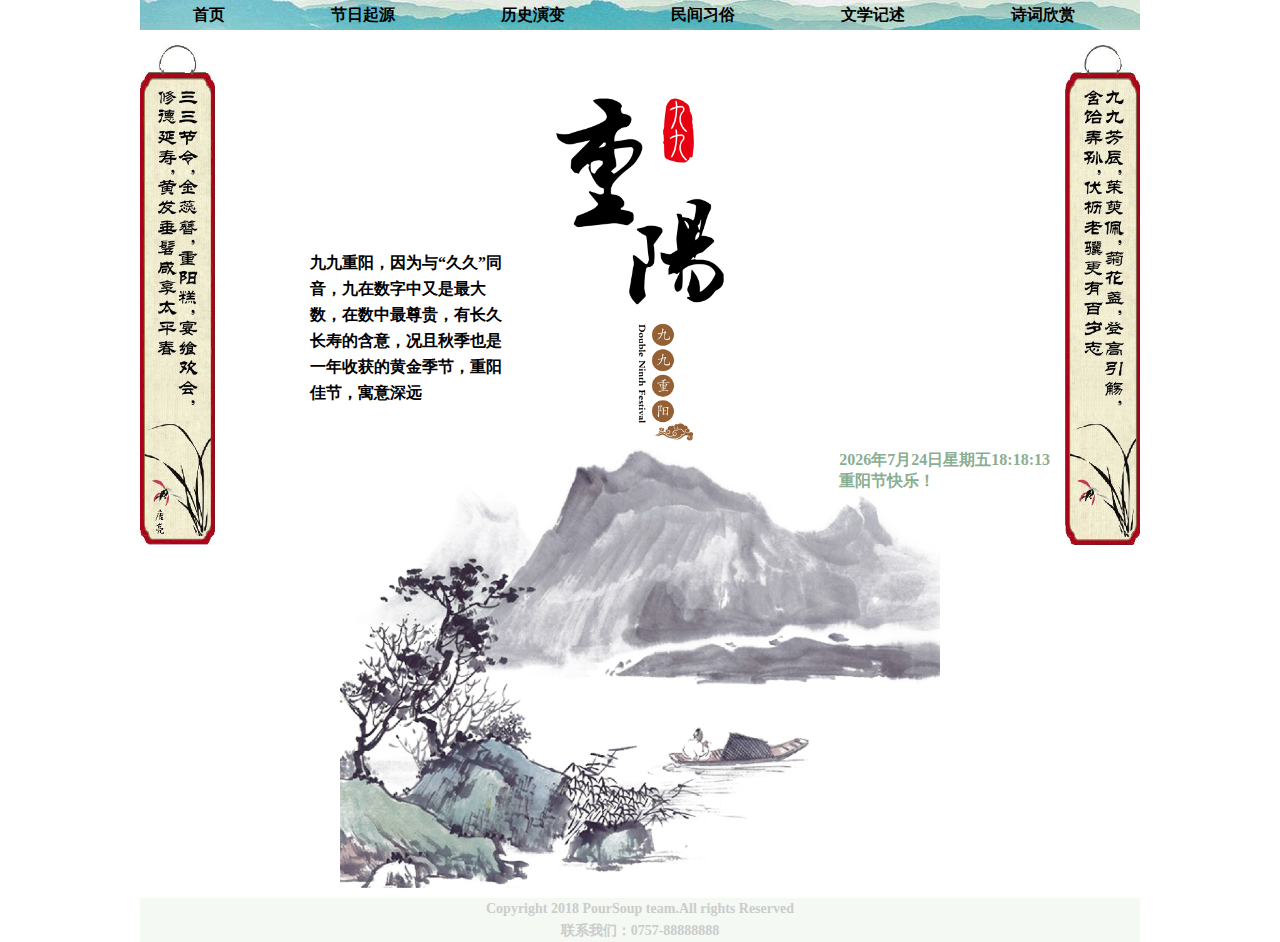
<file: index.html>
<!DOCTYPE html>
<html lang="zh">

<head>
    <meta charset="UTF-8">
    <title>重阳节</title>
    <link rel="stylesheet" href="css/base.css">
    <link rel="stylesheet" href="css/index.css">
    <script src="js/time.js"></script>
</head>

<body>
    <div class="position">
        <div class="header clearfix">
            <ul>
                <li><a href="index.html">首页</a></li>
                <li><a href="origin.html">节日起源</a></li>
                <li><a href="history.html">历史演变</a></li>
                <li><a href="rite.html">民间习俗</a></li>
                <li><a href="literature.html">文学记述</a></li>
                <li><a href="poem.html">诗词欣赏</a></li>
            </ul>
        </div>
        <div class="couplet-left"><img src="img/poem4.png" alt="对联" height="500px"></div>
        <div class="couplet-right"><img src="img/poem5.png" alt="对联" height="500px"></div>
        <div class="time">
            <div id="time"></div>
            <div id="day"></div>
            <div id="tm"></div>
        </div>
        <div class="presentation">
            九九重阳，因为与“久久”同音，九在数字中又是最大数，在数中最尊贵，有长久长寿的含意，况且秋季也是一年收获的黄金季节，重阳佳节，寓意深远
        </div>
        <div class="main">
            <img src="img/main.png" alt="重阳节" width="600px">
        </div>
    </div>
    <div class="footer">
        <span>Copyright 2018 PourSoup team.All rights Reserved</span><br>
        <span>联系我们：0757-88888888</span>
    </div>
</body>

</html>
</file>
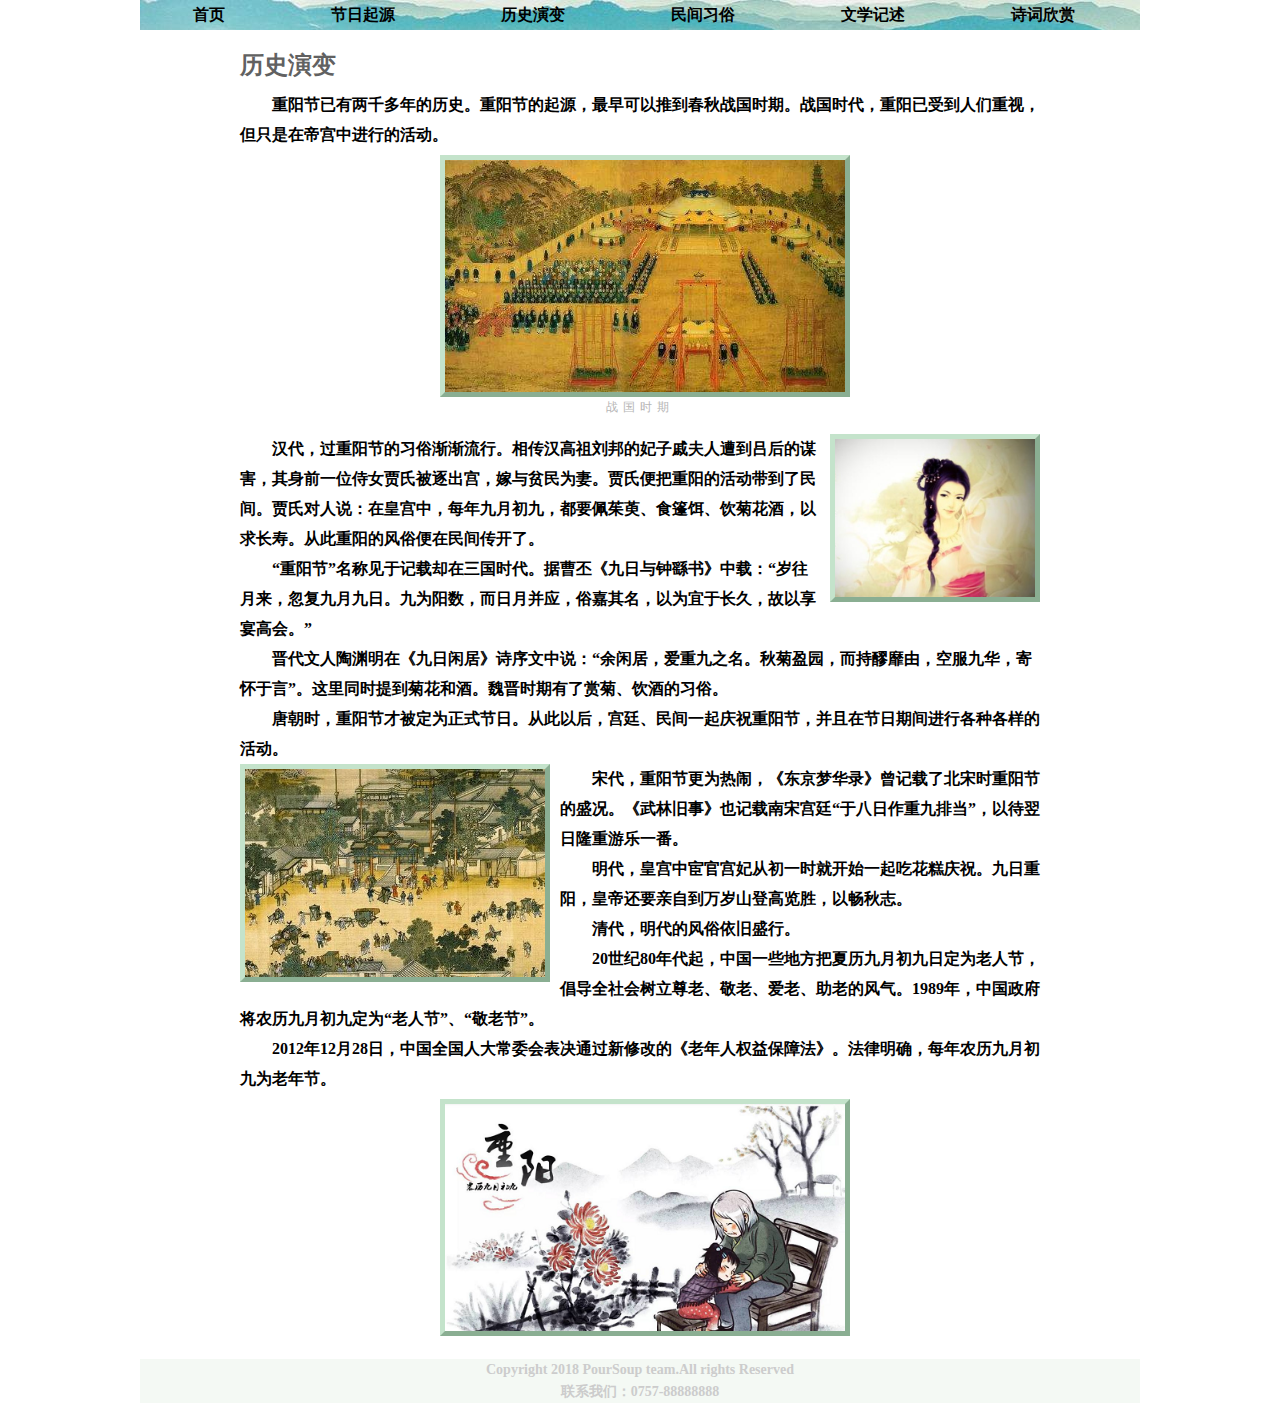
<file: history.html>
<!DOCTYPE html>
<html lang="zh">
<head>
    <meta charset="UTF-8">
    <title>历史演变</title>
    <link rel="stylesheet" href="css/base.css">
</head>
<body>
    <div class="header clearfix">
        <ul>
            <li><a href="index.html">首页</a></li>
            <li><a href="origin.html">节日起源</a></li>
            <li><a href="history.html">历史演变</a></li>
            <li><a href="rite.html">民间习俗</a></li>
            <li><a href="literature.html">文学记述</a></li>
            <li><a href="poem.html">诗词欣赏</a></li>
        </ul>
    </div>
    <div class="main clearfix">
        <h2>历史演变</h2>
        <p>重阳节已有两千多年的历史。重阳节的起源，最早可以推到春秋战国时期。战国时代，重阳已受到人们重视，但只是在帝宫中进行的活动。</p>
        <div class="center">
            <img src="img/war.jpg" alt="战国时期" width="400px">
            <span>战国时期</span>
        </div>
        <img src="img/miss.jpg" alt="戚夫人" width="200px" class="fr">
        <p>汉代，过重阳节的习俗渐渐流行。相传汉高祖刘邦的妃子戚夫人遭到吕后的谋害，其身前一位侍女贾氏被逐出宫，嫁与贫民为妻。贾氏便把重阳的活动带到了民间。贾氏对人说：在皇宫中，每年九月初九，都要佩茱萸、食篷饵、饮菊花酒，以求长寿。从此重阳的风俗便在民间传开了。</p>
        <p>“重阳节”名称见于记载却在三国时代。据曹丕《九日与钟繇书》中载：<q>岁往月来，忽复九月九日。九为阳数，而日月并应，俗嘉其名，以为宜于长久，故以享宴高会。</q></p>
        <p>晋代文人陶渊明在《九日闲居》诗序文中说：<q>余闲居，爱重九之名。秋菊盈园，而持醪靡由，空服九华，寄怀于言</q>。这里同时提到菊花和酒。魏晋时期有了赏菊、饮酒的习俗。</p>
        <p>唐朝时，重阳节才被定为正式节日。从此以后，宫廷、民间一起庆祝重阳节，并且在节日期间进行各种各样的活动。</p>
        <img src="img/dream.jpg" alt="东京梦华录" class="fl" width="300px">
        <p>宋代，重阳节更为热闹，《东京梦华录》曾记载了北宋时重阳节的盛况。《武林旧事》也记载南宋宫廷“于八日作重九排当”，以待翌日隆重游乐一番。</p>
        <p>明代，皇宫中宦官宫妃从初一时就开始一起吃花糕庆祝。九日重阳，皇帝还要亲自到万岁山登高览胜，以畅秋志。</p>
        <p>清代，明代的风俗依旧盛行。</p>
        <p>20世纪80年代起，中国一些地方把夏历九月初九日定为老人节，倡导全社会树立尊老、敬老、爱老、助老的风气。1989年，中国政府将农历九月初九定为“老人节”、“敬老节”。</p>
        <p>2012年12月28日，中国全国人大常委会表决通过新修改的《老年人权益保障法》。法律明确，每年农历九月初九为老年节。</p>
        <div class="center"><img src="img/filial.png" alt="孝顺" width="400px"></div>
    </div>
    <div class="footer">
        <span>Copyright 2018 PourSoup team.All rights Reserved</span><br>
        <span>联系我们：0757-88888888</span>
    </div>
</body>
</html>
</file>
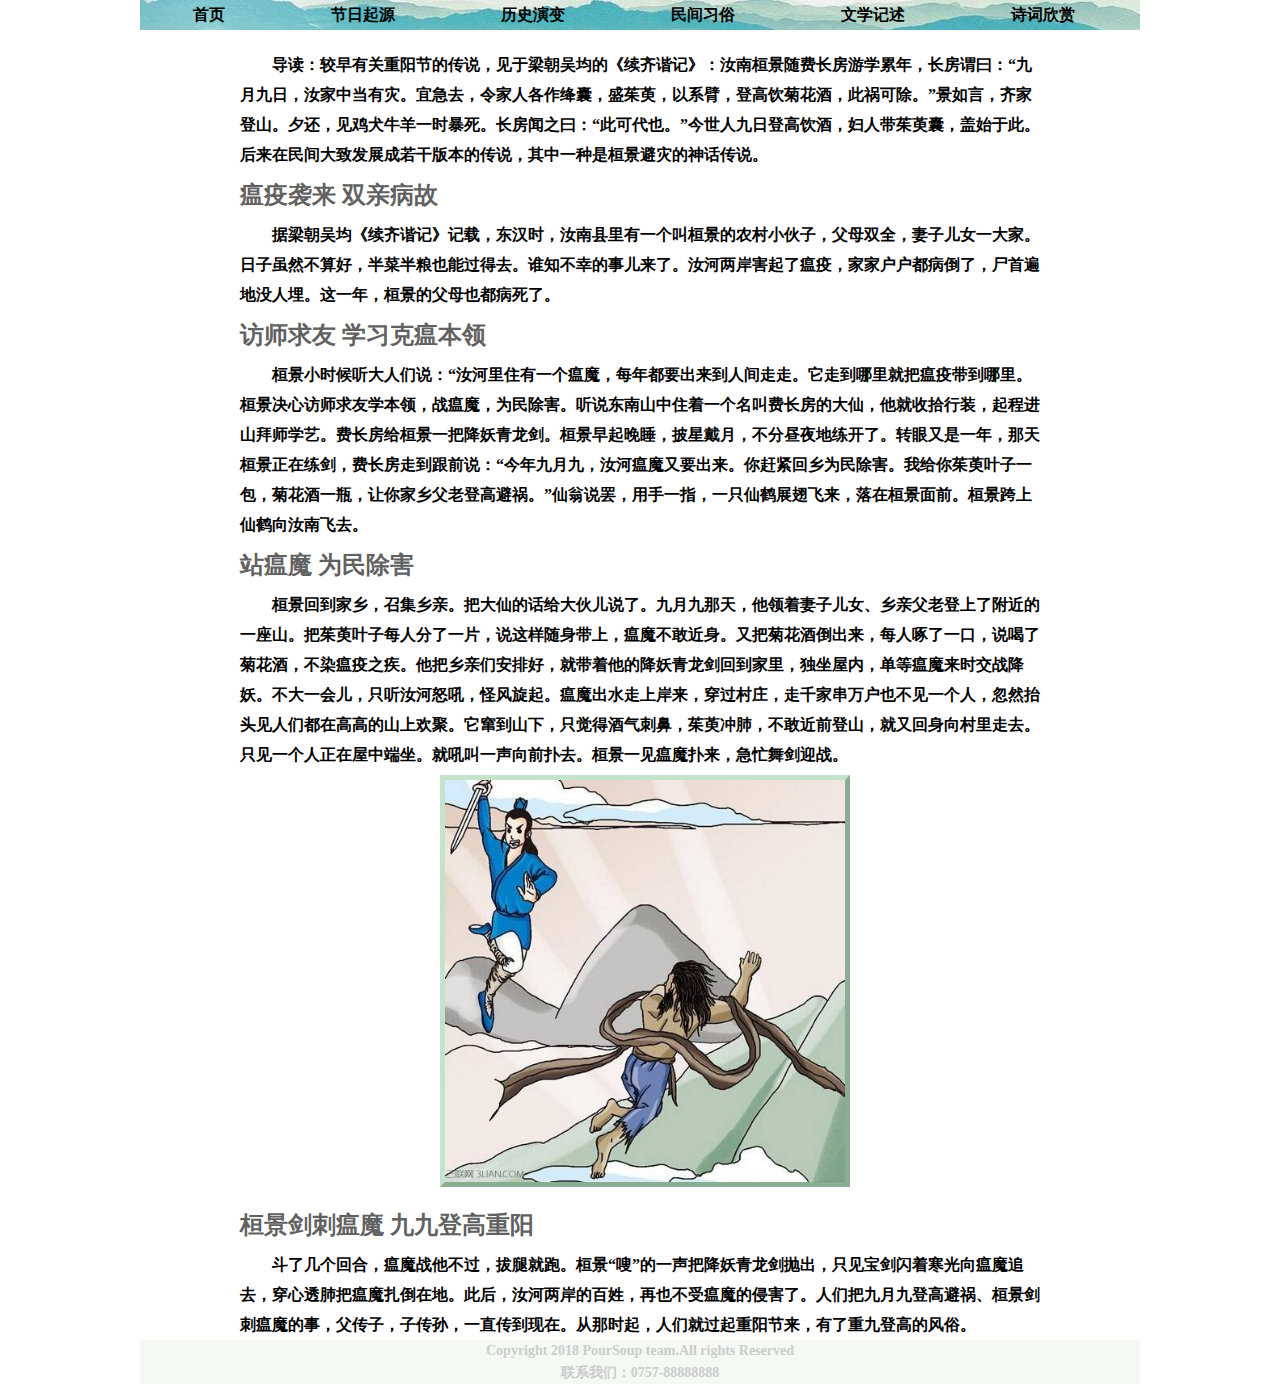
<file: literature.html>
<!DOCTYPE html>
<html lang="en">

<head>
    <meta charset="UTF-8">
    <title>文学记述</title>
    <link rel="stylesheet" href="css/base.css">
</head>

<body>
    <div class="header clearfix">
        <ul>
            <li><a href="index.html">首页</a></li>
            <li><a href="origin.html">节日起源</a></li>
            <li><a href="history.html">历史演变</a></li>
            <li><a href="rite.html">民间习俗</a></li>
            <li><a href="literature.html">文学记述</a></li>
            <li><a href="poem.html">诗词欣赏</a></li>
        </ul>
    </div>
    <div class="main">
        <p>导读：较早有关重阳节的传说，见于梁朝吴均的《续齐谐记》：汝南桓景随费长房游学累年，长房谓曰：“九月九日，汝家中当有灾。宜急去，令家人各作绛囊，盛茱萸，以系臂，登高饮菊花酒，此祸可除。”景如言，齐家登山。夕还，见鸡犬牛羊一时暴死。长房闻之曰：“此可代也。”今世人九日登高饮酒，妇人带茱萸囊，盖始于此。后来在民间大致发展成若干版本的传说，其中一种是桓景避灾的神话传说。</p>
        <h2>瘟疫袭来 双亲病故</h2>
        <p>据梁朝吴均《续齐谐记》记载，东汉时，汝南县里有一个叫桓景的农村小伙子，父母双全，妻子儿女一大家。日子虽然不算好，半菜半粮也能过得去。谁知不幸的事儿来了。汝河两岸害起了瘟疫，家家户户都病倒了，尸首遍地没人埋。这一年，桓景的父母也都病死了。</p>
        <h2>访师求友 学习克瘟本领</h2>
        <p>桓景小时候听大人们说：“汝河里住有一个瘟魔，每年都要出来到人间走走。它走到哪里就把瘟疫带到哪里。桓景决心访师求友学本领，战瘟魔，为民除害。听说东南山中住着一个名叫费长房的大仙，他就收拾行装，起程进山拜师学艺。费长房给桓景一把降妖青龙剑。桓景早起晚睡，披星戴月，不分昼夜地练开了。转眼又是一年，那天桓景正在练剑，费长房走到跟前说：“今年九月九，汝河瘟魔又要出来。你赶紧回乡为民除害。我给你茱萸叶子一包，菊花酒一瓶，让你家乡父老登高避祸。”仙翁说罢，用手一指，一只仙鹤展翅飞来，落在桓景面前。桓景跨上仙鹤向汝南飞去。</p>
        <h2>站瘟魔 为民除害</h2>
        <p>桓景回到家乡，召集乡亲。把大仙的话给大伙儿说了。九月九那天，他领着妻子儿女、乡亲父老登上了附近的一座山。把茱萸叶子每人分了一片，说这样随身带上，瘟魔不敢近身。又把菊花酒倒出来，每人啄了一口，说喝了菊花酒，不染瘟疫之疾。他把乡亲们安排好，就带着他的降妖青龙剑回到家里，独坐屋内，单等瘟魔来时交战降妖。不大一会儿，只听汝河怒吼，怪风旋起。瘟魔出水走上岸来，穿过村庄，走千家串万户也不见一个人，忽然抬头见人们都在高高的山上欢聚。它窜到山下，只觉得酒气刺鼻，茱萸冲肺，不敢近前登山，就又回身向村里走去。只见一个人正在屋中端坐。就吼叫一声向前扑去。桓景一见瘟魔扑来，急忙舞剑迎战。</p>
        <div class="center">
            <img src="img/myth.jpg" alt="桓景剑刺瘟魔" width="400px">
        </div>
        <h2>桓景剑刺瘟魔 九九登高重阳</h2>
        <p>斗了几个回合，瘟魔战他不过，拔腿就跑。桓景“嗖”的一声把降妖青龙剑抛出，只见宝剑闪着寒光向瘟魔追去，穿心透肺把瘟魔扎倒在地。此后，汝河两岸的百姓，再也不受瘟魔的侵害了。人们把九月九登高避祸、桓景剑刺瘟魔的事，父传子，子传孙，一直传到现在。从那时起，人们就过起重阳节来，有了重九登高的风俗。</p>
    </div>
    <div class="footer clearfix">
        <span>Copyright 2018 PourSoup team.All rights Reserved</span><br>
        <span>联系我们：0757-88888888</span>
    </div>
</body>

</html>
</file>
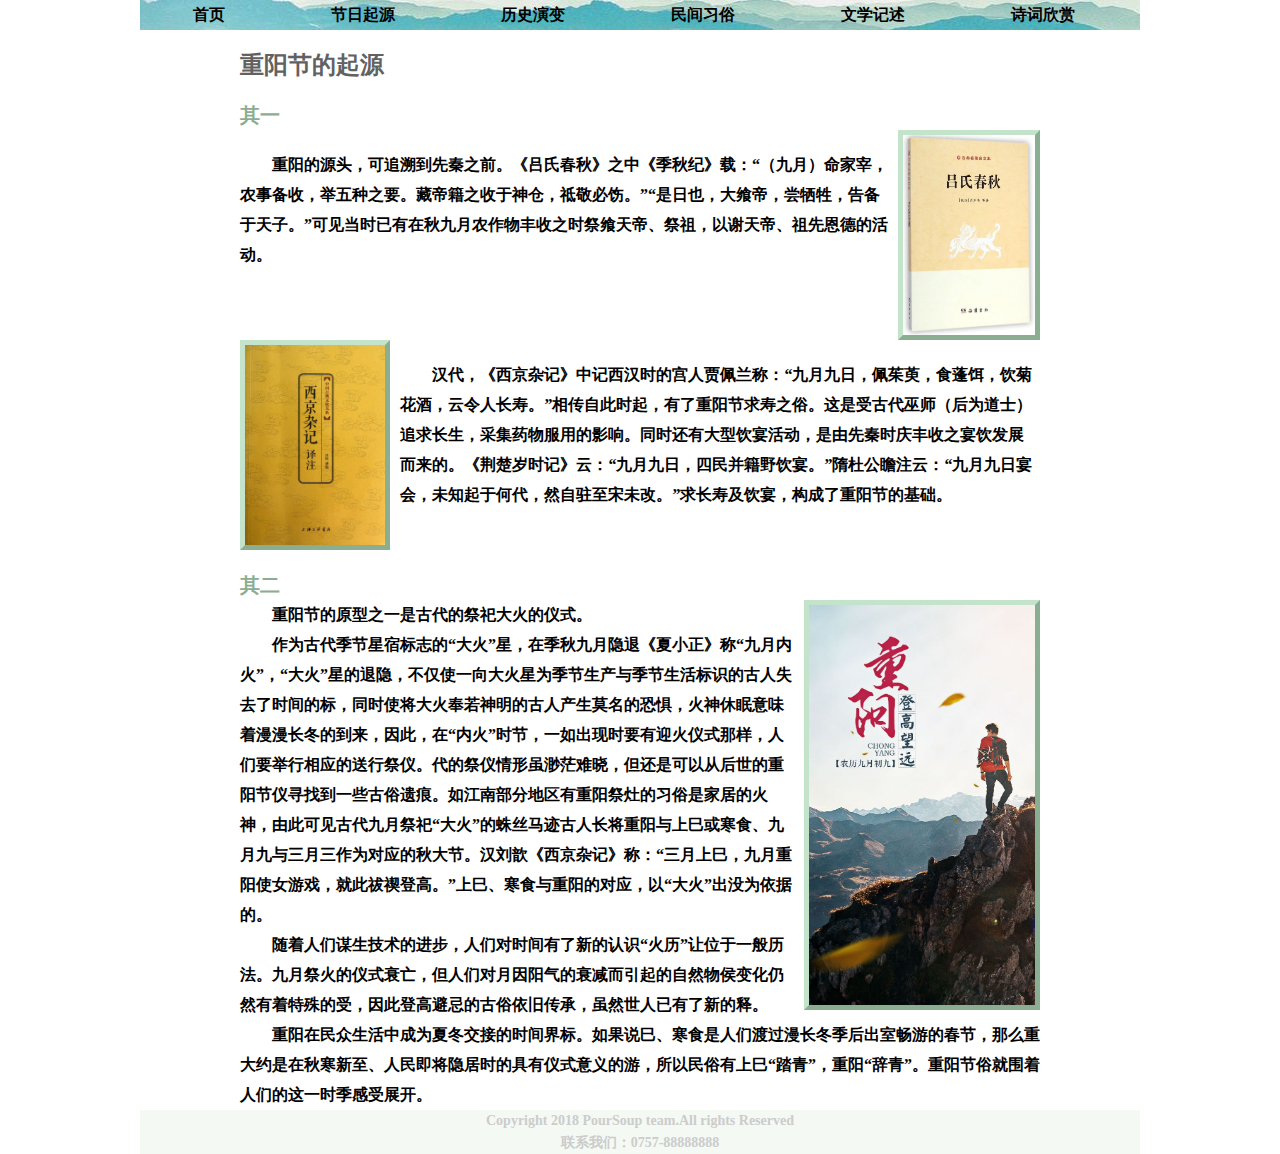
<file: origin.html>
<!DOCTYPE html>
<html lang="zh">

<head>
    <meta charset="UTF-8">
    <title>节日起源</title>
    <link rel="stylesheet" href="css/base.css">
</head>

<body>
    <div class="header clearfix">
        <ul>
            <li><a href="index.html">首页</a></li>
            <li><a href="origin.html">节日起源</a></li>
            <li><a href="history.html">历史演变</a></li>
            <li><a href="rite.html">民间习俗</a></li>
            <li><a href="literature.html">文学记述</a></li>
            <li><a href="poem.html">诗词欣赏</a></li>
        </ul>
    </div>
    <div class="main clearfix">
        <h2>重阳节的起源</h2>
        <h3>其一</h3>
        <div class="clearfix">
            <img src="img/origin2.jpg" alt="吕氏春秋" height="200px" class="fr" />
            <p class="top">重阳的源头，可追溯到先秦之前。《吕氏春秋》之中《季秋纪》载：<q>（九月）命家宰，农事备收，举五种之要。藏帝籍之收于神仓，祗敬必饬。</q><q>是日也，大飨帝，尝牺牲，告备于天子。</q>可见当时已有在秋九月农作物丰收之时祭飨天帝、祭祖，以谢天帝、祖先恩德的活动。</p>
        </div>
        <div class="clearfix">
            <img src="img/origin4.jpg" alt="西京杂记" height="200px" class="fl" />
            <p class="top">汉代，《西京杂记》中记西汉时的宫人贾佩兰称：<q>九月九日，佩茱萸，食蓬饵，饮菊花酒，云令人长寿。</q>相传自此时起，有了重阳节求寿之俗。这是受古代巫师（后为道士）追求长生，采集药物服用的影响。同时还有大型饮宴活动，是由先秦时庆丰收之宴饮发展而来的。《荆楚岁时记》云：<q>九月九日，四民并籍野饮宴。</q>隋杜公瞻注云：<q>九月九日宴会，未知起于何代，然自驻至宋未改。</q>求长寿及饮宴，构成了重阳节的基础。</p>
        </div>
        <h3>其二</h3>
        <img src="img/mount (4).jpg" alt="图片" height="400px" class="fr">
        <p>重阳节的原型之一是古代的祭祀大火的仪式。</p>
        <p>作为古代季节星宿标志的“大火”星，在季秋九月隐退《夏小正》称“九月内火”，“大火”星的退隐，不仅使一向大火星为季节生产与季节生活标识的古人失去了时间的标，同时使将大火奉若神明的古人产生莫名的恐惧，火神休眠意味着漫漫长冬的到来，因此，在“内火”时节，一如出现时要有迎火仪式那样，人们要举行相应的送行祭仪。代的祭仪情形虽渺茫难晓，但还是可以从后世的重阳节仪寻找到一些古俗遗痕。如江南部分地区有重阳祭灶的习俗是家居的火神，由此可见古代九月祭祀“大火”的蛛丝马迹古人长将重阳与上巳或寒食、九月九与三月三作为对应的秋大节。汉刘歆《西京杂记》称：<q>三月上巳，九月重阳使女游戏，就此祓禊登高。</q>上巳、寒食与重阳的对应，以“大火”出没为依据的。</p>
        <p>随着人们谋生技术的进步，人们对时间有了新的认识“火历”让位于一般历法。九月祭火的仪式衰亡，但人们对月因阳气的衰减而引起的自然物侯变化仍然有着特殊的受，因此登高避忌的古俗依旧传承，虽然世人已有了新的释。</p>
        <p>重阳在民众生活中成为夏冬交接的时间界标。如果说巳、寒食是人们渡过漫长冬季后出室畅游的春节，那么重大约是在秋寒新至、人民即将隐居时的具有仪式意义的游，所以民俗有上巳“踏青”，重阳“辞青”。重阳节俗就围着人们的这一时季感受展开。</p>
    </div>
    <div class="footer">
        <span>Copyright 2018 PourSoup team.All rights Reserved</span><br>
        <span>联系我们：0757-88888888</span>
    </div>
</body>

</html>
</file>
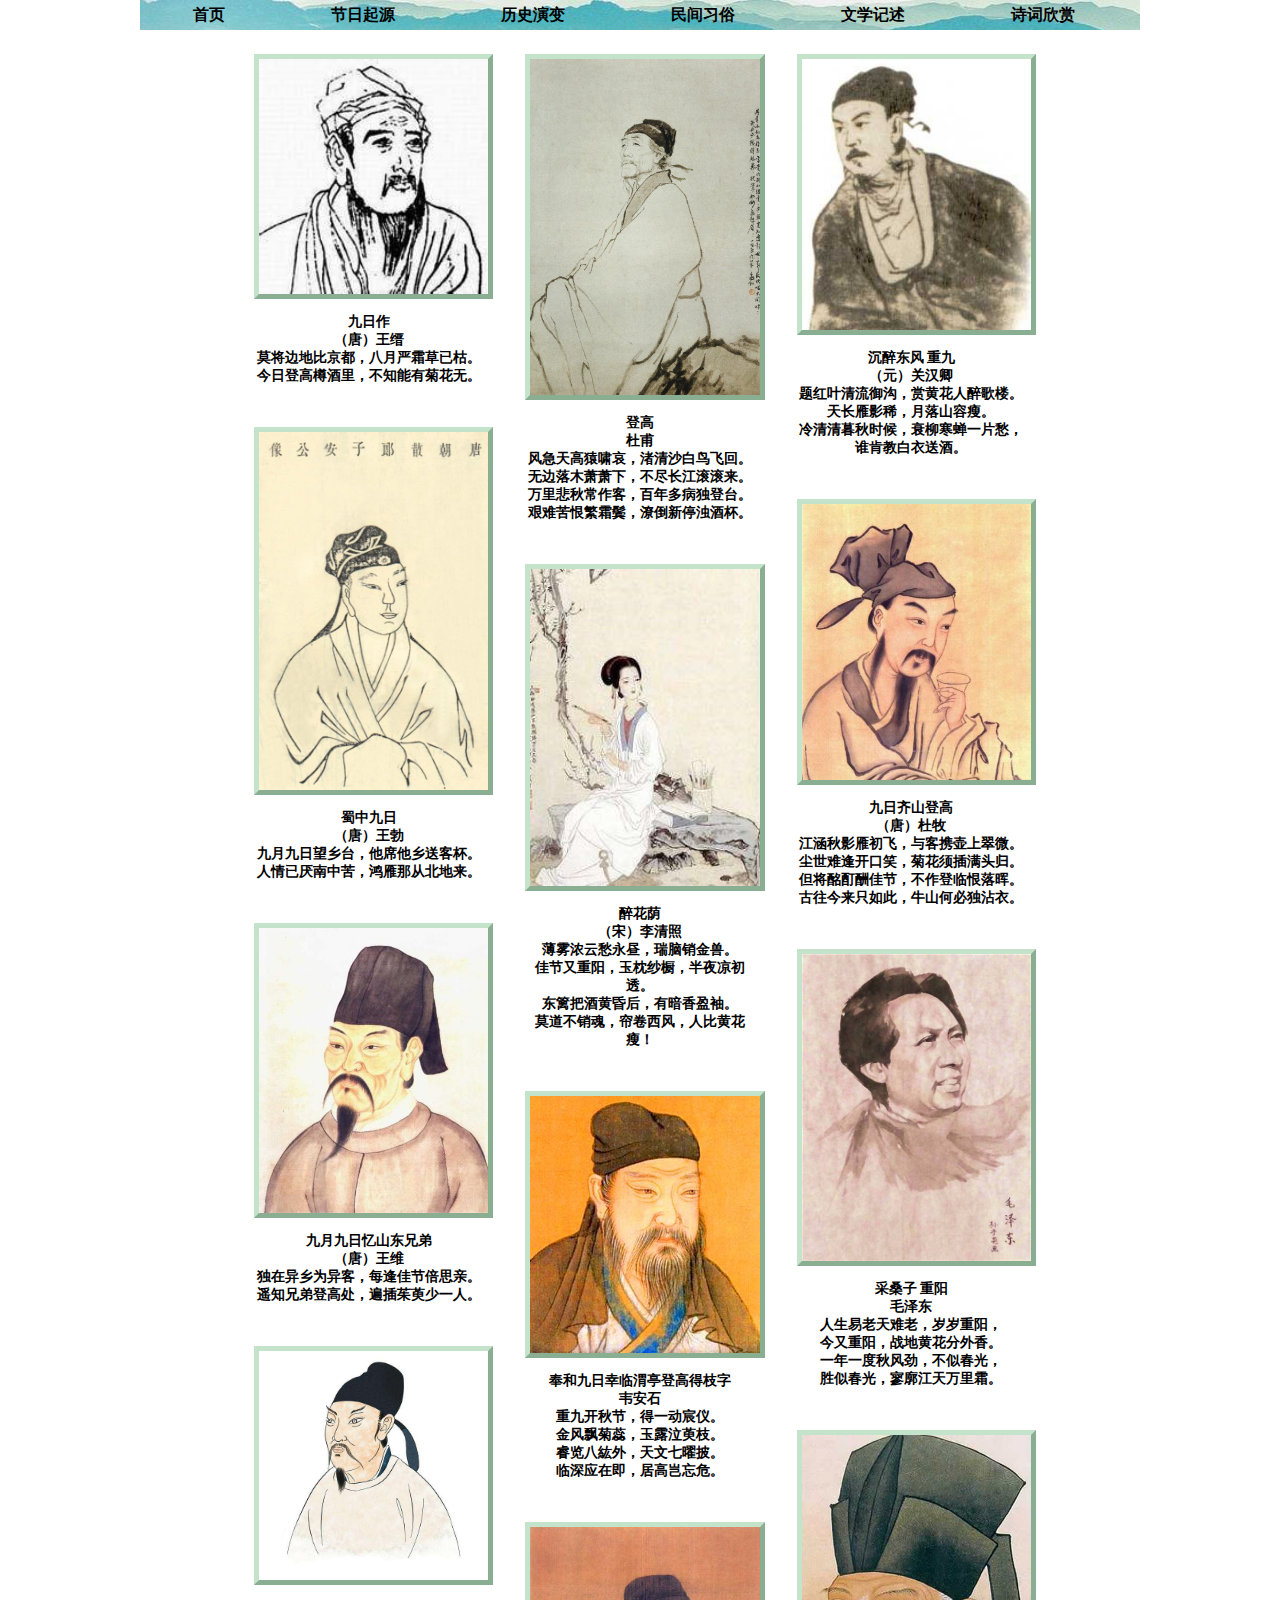
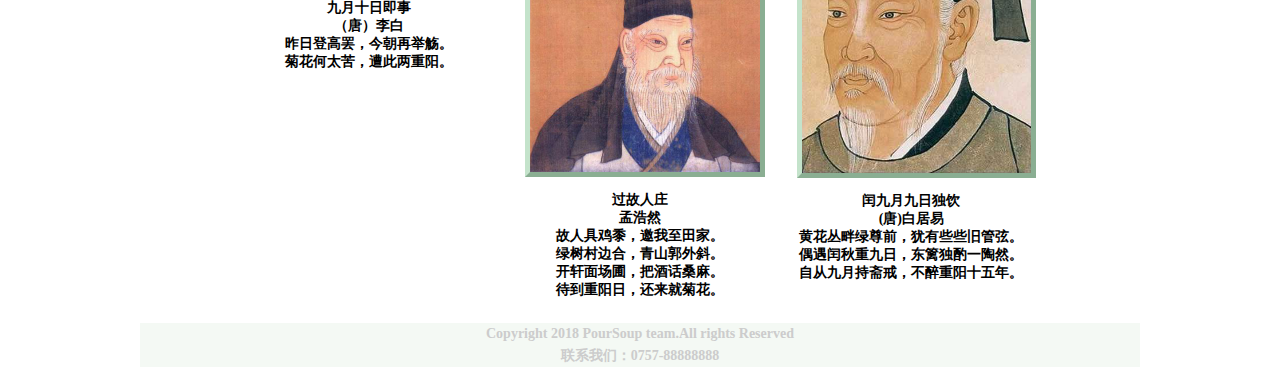
<file: poem.html>
<!DOCTYPE html>
<html lang="zh">

<head>
    <meta charset="UTF-8">
    <title>诗词欣赏</title>
    <link rel="stylesheet" href="css/base.css">
</head>

<body>
    <div class="header clearfix">
        <ul>
            <li><a href="index.html">首页</a></li>
            <li><a href="origin.html">节日起源</a></li>
            <li><a href="history.html">历史演变</a></li>
            <li><a href="rite.html">民间习俗</a></li>
            <li><a href="literature.html">文学记述</a></li>
            <li><a href="poem.html">诗词欣赏</a></li>
        </ul>
    </div>
    <div class="container">
        <div class="waterfall">
            <div class="item">
                <img src="img/WangJin.jpg">
                <h4>九日作</h4>
                <p>（唐）王缙</p>
                <p>莫将边地比京都，八月严霜草已枯。</p>
                <p>今日登高樽酒里，不知能有菊花无。</p>
            </div>
            <div class="item">
                <img src="img/WangBo.jpg">
                <h4>蜀中九日</h4>
                <p>（唐）王勃</p>
                <p>九月九日望乡台，他席他乡送客杯。</p>
                <p>人情已厌南中苦，鸿雁那从北地来。</p>
            </div>
            <div class="item">
                <img src="img/WangWei.jpg">
                <h4>九月九日忆山东兄弟</h4>
                <p>（唐）王维</p>
                <p>独在异乡为异客，每逢佳节倍思亲。</p>
                <p>遥知兄弟登高处，遍插茱萸少一人。</p>
            </div>
            <div class="item">
                <img src="img/LiBai.jpg">
                <h4>九月十日即事</h4>
                <p>（唐）李白</p>
                <p>昨日登高罢，今朝再举觞。</p>
                <p>菊花何太苦，遭此两重阳。</p>
            </div>
            <div class="item">
                <img src="img/Du.jpg">
                <h4>登高</h4>
                <p>杜甫</p>
                <p>风急天高猿啸哀，渚清沙白鸟飞回。</p>
                <p>无边落木萧萧下，不尽长江滚滚来。</p>
                <p>万里悲秋常作客，百年多病独登台。</p>
                <p>艰难苦恨繁霜鬓，潦倒新停浊酒杯。</p>
            </div>
            <div class="item">
                <img src="img/LiQingZhao.jpg">
                <h4>醉花荫</h4>
                <p>（宋）李清照</p>
                <p>薄雾浓云愁永昼，瑞脑销金兽。</p>
                <p>佳节又重阳，玉枕纱橱，半夜凉初透。</p>
                <p>东篱把酒黄昏后，有暗香盈袖。</p>
                <p>莫道不销魂，帘卷西风，人比黄花瘦！</p>
            </div>
            <div class="item">
                <img src="img/WeiAnShi.jpg">
                <h4>奉和九日幸临渭亭登高得枝字</h4>
                <p>韦安石</p>
                <p>重九开秋节，得一动宸仪。</p>
                <p>金风飘菊蕊，玉露泣萸枝。</p>
                <p>睿览八紘外，天文七曜披。</p>
                <p>临深应在即，居高岂忘危。</p>
            </div>
            <div class="item">
                <img src="img/meng.jpg">
                <h4>过故人庄</h4>
                <p>孟浩然</p>
                <p>故人具鸡黍，邀我至田家。</p>
                <p>绿树村边合，青山郭外斜。</p>
                <p>开轩面场圃，把酒话桑麻。</p>
                <p>待到重阳日，还来就菊花。</p>
            </div>
            <div class="item">
                <img src="img/GuanHanQing.jpg">
                <h4>沉醉东风 重九</h4>
                <p>（元）关汉卿</p>
                <p>题红叶清流御沟，赏黄花人醉歌楼。</p>
                <p>天长雁影稀，月落山容瘦。</p>
                <p>冷清清暮秋时候，衰柳寒蝉一片愁，</p>
                <p>谁肯教白衣送酒。</p>
            </div>
            <div class="item">
                <img src="img/DuMu.jpg">
                <h4>九日齐山登高</h4>
                <p>（唐）杜牧</p>
                <p>江涵秋影雁初飞，与客携壶上翠微。</p>
                <p>尘世难逢开口笑，菊花须插满头归。</p>
                <p>但将酩酊酬佳节，不作登临恨落晖。</p>
                <p>古往今来只如此，牛山何必独沾衣。</p>
            </div>
            <div class="item">
                <img src="img/Mao.jpg">
                <h4>采桑子 重阳</h4>
                <p>毛泽东</p>
                <p>人生易老天难老，岁岁重阳，</p>
                <p>今又重阳，战地黄花分外香。</p>
                <p>一年一度秋风劲，不似春光，</p>
                <p>胜似春光，寥廓江天万里霜。</p>
            </div>
            <div class="item">
                <img src="img/Bai.jpg">
                <h4>闰九月九日独饮</h4>
                <p>(唐)白居易</p>
                <p>黄花丛畔绿尊前，犹有些些旧管弦。</p>
                <p>偶遇闰秋重九日，东篱独酌一陶然。</p>
                <p>自从九月持斋戒，不醉重阳十五年。</p>
            </div>
        </div>
    </div>
    <div class="footer">
        <span>Copyright 2018 PourSoup team.All rights Reserved</span><br>
        <span>联系我们：0757-88888888</span>
    </div>
</body>

</html>
</file>
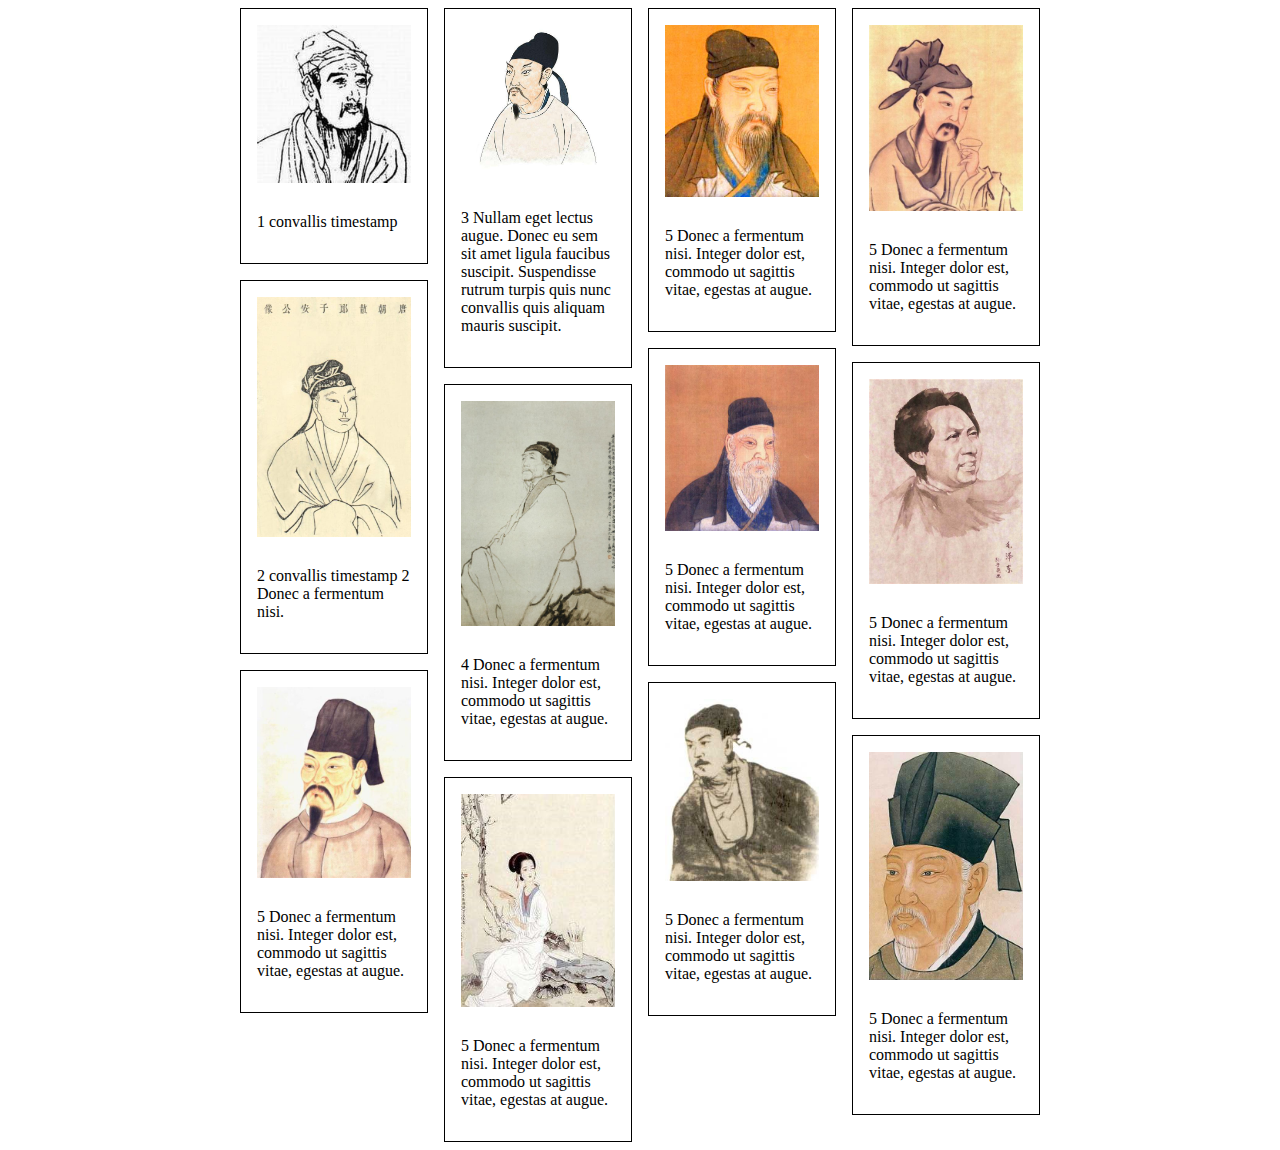
<file: test.html>
<!DOCTYPE html>
<html lang="en">
<head>
    <meta charset="UTF-8">
    <title>CSS3瀑布流</title>
    <style>
    /*大层*/
    .container{width:800px;margin: 0 auto;}
    /*瀑布流层*/
    .waterfall{
        -moz-column-count:4; /* Firefox */
        -webkit-column-count:4; /* Safari 和 Chrome */
        column-count:4;
        -moz-column-gap: 1em;
      -webkit-column-gap: 1em;
      column-gap: 1em;
    }
    /*一个内容层*/
    .item{
      padding: 1em;
      margin: 0 0 1em 0;
      -moz-page-break-inside: avoid;
      -webkit-column-break-inside: avoid;
      break-inside: avoid;
     border: 1px solid #000;
    }
    .item img{
        width: 100%;
        margin-bottom:10px;
    }
    </style>
</head>
<body>
    <div class="container">
        <div class="waterfall">
            <div class="item">
                <img src="img/WangJin.jpg">
                <p>1 convallis timestamp</p>
            </div>
            <div class="item">
                <img src="img/WangBo.jpg">
                <p>2 convallis timestamp 2 Donec a fermentum nisi. </p>
            </div>
            <div class="item">
                <img src="img/WangWei.jpg">
                <p> 5 Donec a fermentum nisi. Integer dolor est, commodo ut sagittis vitae, egestas at augue.</p>
            </div>
            <div class="item">
                <img src="img/LiBai.jpg">
                <p>3 Nullam eget lectus augue. Donec eu sem sit amet ligula 
                faucibus suscipit. Suspendisse rutrum turpis quis nunc 
                convallis quis aliquam mauris suscipit.</p>
            </div>
            <div class="item">
                <img src="img/Du.jpg">
                <p> 4 Donec a fermentum nisi. Integer dolor est, commodo ut 
                sagittis vitae, egestas at augue. </p>
            </div>
            <div class="item">
                <img src="img/LiQingZhao.jpg">
                <p> 5 Donec a fermentum nisi. Integer dolor est, commodo ut sagittis vitae, egestas at augue.</p>
            </div><div class="item">
                <img src="img/WeiAnShi.jpg">
                <p> 5 Donec a fermentum nisi. Integer dolor est, commodo ut sagittis vitae, egestas at augue.</p>
            </div>
            <div class="item">
                <img src="img/meng.jpg">
                <p> 5 Donec a fermentum nisi. Integer dolor est, commodo ut sagittis vitae, egestas at augue.</p>
            </div>
            <div class="item">
                <img src="img/GuanHanQing.jpg">
                <p> 5 Donec a fermentum nisi. Integer dolor est, commodo ut sagittis vitae, egestas at augue.</p>
            </div>
            <div class="item">
                <img src="img/DuMu.jpg">
                <p> 5 Donec a fermentum nisi. Integer dolor est, commodo ut sagittis vitae, egestas at augue.</p>
            </div>
            <div class="item">
                <img src="img/Mao.jpg">
                <p> 5 Donec a fermentum nisi. Integer dolor est, commodo ut sagittis vitae, egestas at augue.</p>
            </div>
            <div class="item">
                <img src="img/Bai.jpg">
                <p> 5 Donec a fermentum nisi. Integer dolor est, commodo ut sagittis vitae, egestas at augue.</p>
            </div>
        </div>
    </div>
</body>
</html>
</file>
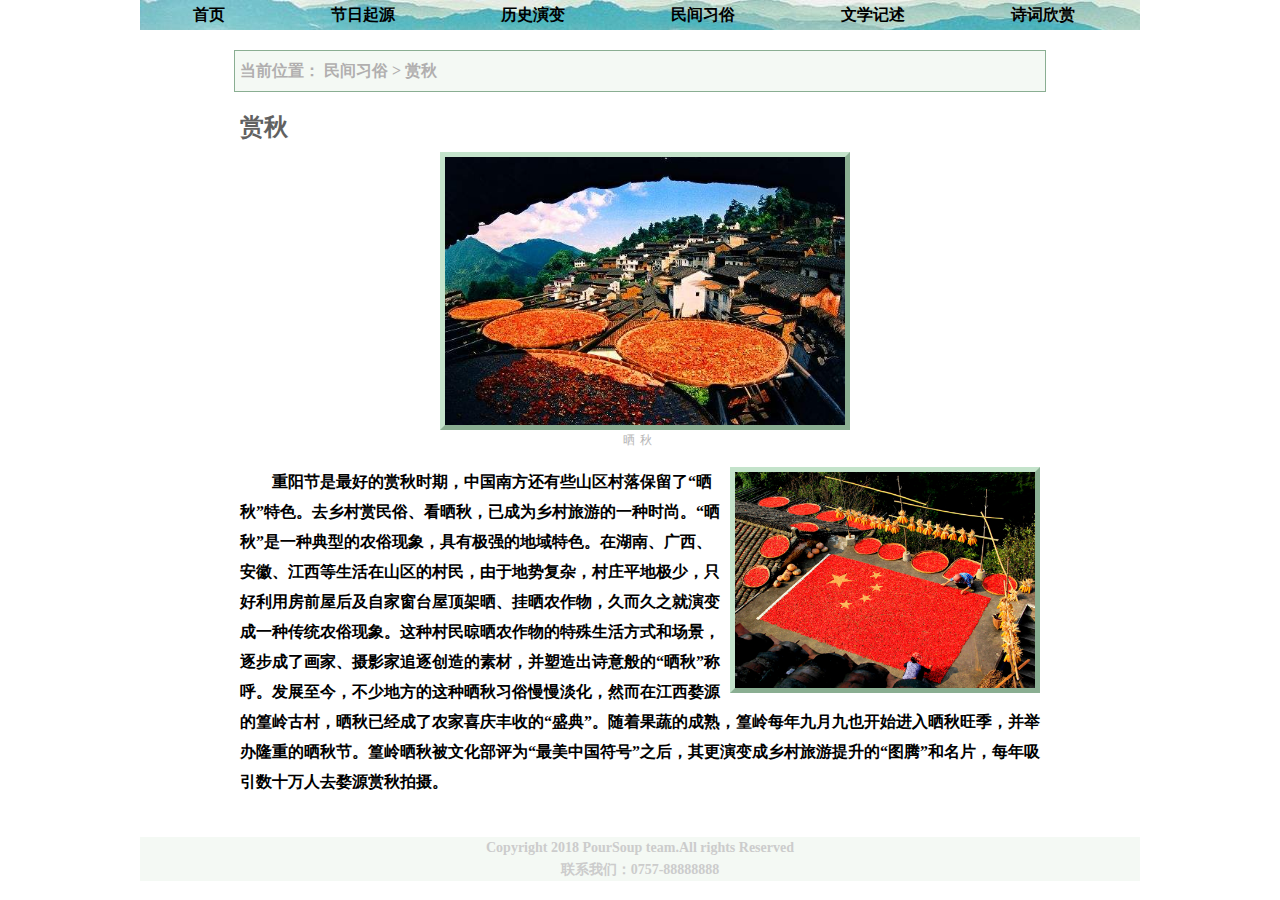
<file: rite/autumn.html>
<!DOCTYPE html>
<html lang="zh">
<head>
    <meta charset="UTF-8">
    <title>民间习俗-赏秋</title>
    <link rel="stylesheet" href="../css/base.css">
</head>
<body>
    <div class="header clearfix">
        <ul>
            <li><a href="../index.html">首页</a></li>
            <li><a href="../origin.html">节日起源</a></li>
            <li><a href="../history.html">历史演变</a></li>
            <li><a href="../rite.html">民间习俗</a></li>
            <li><a href="../literature.html">文学记述</a></li>
            <li><a href="../poem.html">诗词欣赏</a></li>
        </ul>
    </div>
    <div class="place main">
        当前位置：
        <a href="../rite.html">民间习俗</a>
        >
        <a href="autumn.html">赏秋</a>
    </div>
    <div class="main">
        <h2>赏秋</h2>
        <div class="center">
            <img src="../img/autumn(1).jpg" alt="晒秋" width="400px">
            <span>晒秋</span> 
        </div>
        <img src="../img/autumn3.jpg" alt="晒秋" width="300px" class="fr">
        <p>重阳节是最好的赏秋时期，中国南方还有些山区村落保留了“晒秋”特色。去乡村赏民俗、看晒秋，已成为乡村旅游的一种时尚。“晒秋”是一种典型的农俗现象，具有极强的地域特色。在湖南、广西、安徽、江西等生活在山区的村民，由于地势复杂，村庄平地极少，只好利用房前屋后及自家窗台屋顶架晒、挂晒农作物，久而久之就演变成一种传统农俗现象。这种村民晾晒农作物的特殊生活方式和场景，逐步成了画家、摄影家追逐创造的素材，并塑造出诗意般的“晒秋”称呼。发展至今，不少地方的这种晒秋习俗慢慢淡化，然而在江西婺源的篁岭古村，晒秋已经成了农家喜庆丰收的“盛典”。随着果蔬的成熟，篁岭每年九月九也开始进入晒秋旺季，并举办隆重的晒秋节。篁岭晒秋被文化部评为“最美中国符号”之后，其更演变成乡村旅游提升的“图腾”和名片，每年吸引数十万人去婺源赏秋拍摄。</p>
    </div>
    <div class="footer top" style="margin-top: 20px;">
        <span>Copyright 2018 PourSoup team.All rights Reserved</span><br>
        <span>联系我们：0757-88888888</span>
    </div>
</body>
</html>
</file>
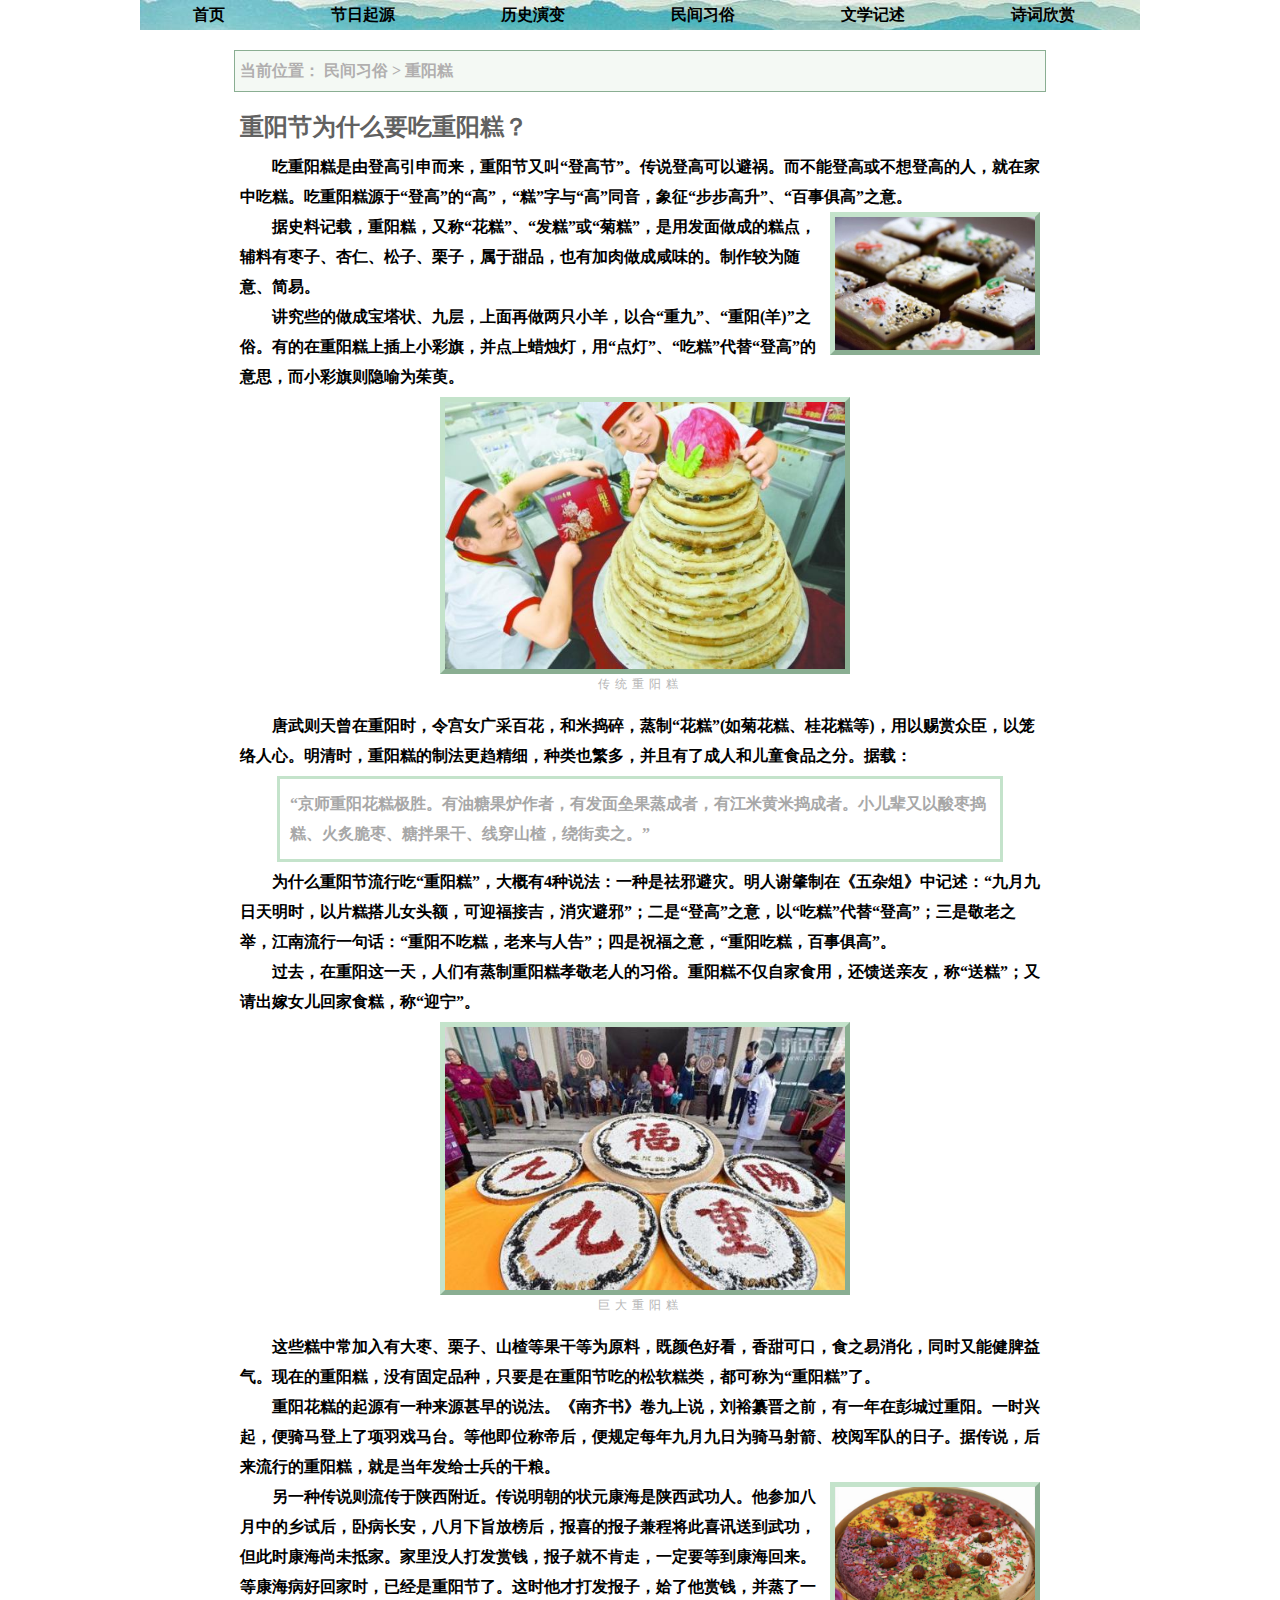
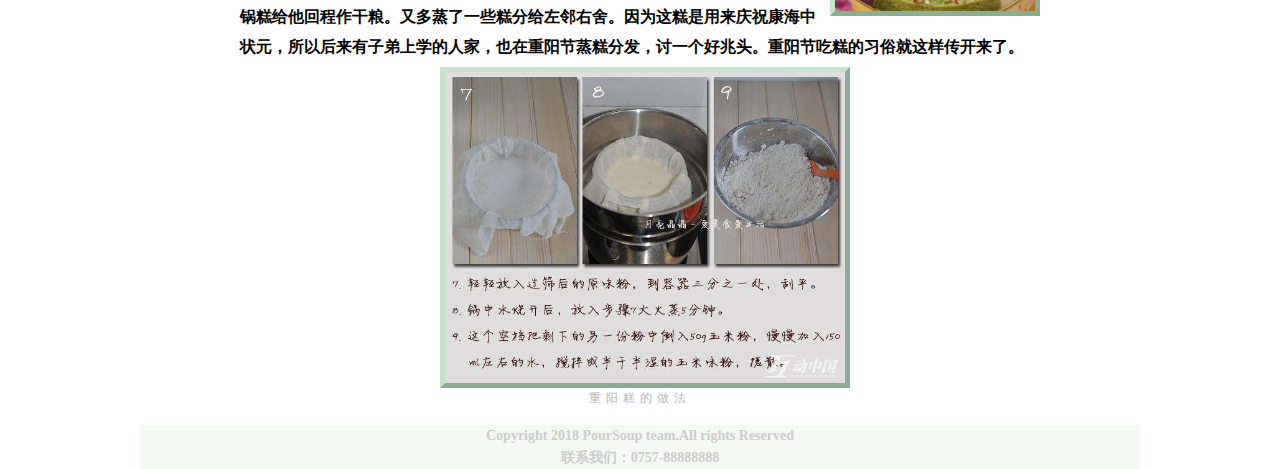
<file: rite/cake.html>
<!DOCTYPE html>
<html lang="zh">

<head>
    <meta charset="UTF-8">
    <title>民间习俗-吃重阳糕</title>
    <link rel="stylesheet" href="../css/base.css">
</head>

<body>
    <div class="header clearfix">
        <ul>
            <li><a href="../index.html">首页</a></li>
            <li><a href="../origin.html">节日起源</a></li>
            <li><a href="../history.html">历史演变</a></li>
            <li><a href="../rite.html">民间习俗</a></li>
            <li><a href="../literature.html">文学记述</a></li>
            <li><a href="../poem.html">诗词欣赏</a></li>
        </ul>
    </div>
    <div class="place main">
        当前位置：
        <a href="../rite.html">民间习俗</a>
        >
        <a href="cake.html">重阳糕</a>
    </div>
    <div class="main clearfix">
        <h2>重阳节为什么要吃重阳糕？</h2>
        <p>吃重阳糕是由登高引申而来，重阳节又叫“登高节”。传说登高可以避祸。而不能登高或不想登高的人，就在家中吃糕。吃重阳糕源于“登高”的“高”，“糕”字与“高”同音，象征“步步高升”、“百事俱高”之意。</p>
        <img src="../img/cake.jpg" alt="重阳糕" width="200px" class="fr" />
        <p>据史料记载，重阳糕，又称“花糕”、“发糕”或“菊糕”，是用发面做成的糕点，辅料有枣子、杏仁、松子、栗子，属于甜品，也有加肉做成咸味的。制作较为随意、简易。</p>
        <p>讲究些的做成宝塔状、九层，上面再做两只小羊，以合“重九”、“重阳(羊)”之俗。有的在重阳糕上插上小彩旗，并点上蜡烛灯，用“点灯”、“吃糕”代替“登高”的意思，而小彩旗则隐喻为茱萸。</p>
        <div class="center">
            <img src="../img/cake5.jpeg" width="400px" />
            <span>传统重阳糕</span>
        </div>
        <p>唐武则天曾在重阳时，令宫女广采百花，和米捣碎，蒸制“花糕”(如菊花糕、桂花糕等)，用以赐赏众臣，以笼络人心。明清时，重阳糕的制法更趋精细，种类也繁多，并且有了成人和儿童食品之分。据载：</p>
        <blockquote>“京师重阳花糕极胜。有油糖果炉作者，有发面垒果蒸成者，有江米黄米捣成者。小儿辈又以酸枣捣糕、火炙脆枣、糖拌果干、线穿山楂，绕街卖之。”</blockquote>
        <p>为什么重阳节流行吃“重阳糕”，大概有4种说法：一种是祛邪避灾。明人谢肇制在《五杂俎》中记述：“九月九日天明时，以片糕搭儿女头额，可迎福接吉，消灾避邪”；二是“登高”之意，以“吃糕”代替“登高”；三是敬老之举，江南流行一句话：“重阳不吃糕，老来与人告”；四是祝福之意，“重阳吃糕，百事俱高”。</p>
        <p>过去，在重阳这一天，人们有蒸制重阳糕孝敬老人的习俗。重阳糕不仅自家食用，还馈送亲友，称“送糕”；又请出嫁女儿回家食糕，称“迎宁”。</p>
        <div class="center">
            <img src="../img/cake4.jpg" width="400px" />
            <span>巨大重阳糕</span>
        </div>
        <p>这些糕中常加入有大枣、栗子、山楂等果干等为原料，既颜色好看，香甜可口，食之易消化，同时又能健脾益气。现在的重阳糕，没有固定品种，只要是在重阳节吃的松软糕类，都可称为“重阳糕”了。</p>
        <p>重阳花糕的起源有一种来源甚早的说法。《南齐书》卷九上说，刘裕纂晋之前，有一年在彭城过重阳。一时兴起，便骑马登上了项羽戏马台。等他即位称帝后，便规定每年九月九日为骑马射箭、校阅军队的日子。据传说，后来流行的重阳糕，就是当年发给士兵的干粮。</p>
        <img src="../img/cake3.jpg" alt="重阳糕" class="fr" width="200px" />
        <p>另一种传说则流传于陕西附近。传说明朝的状元康海是陕西武功人。他参加八月中的乡试后，卧病长安，八月下旨放榜后，报喜的报子兼程将此喜讯送到武功，但此时康海尚未抵家。家里没人打发赏钱，报子就不肯走，一定要等到康海回来。等康海病好回家时，已经是重阳节了。这时他才打发报子，姶了他赏钱，并蒸了一锅糕给他回程作干粮。又多蒸了一些糕分给左邻右舍。因为这糕是用来庆祝康海中状元，所以后来有子弟上学的人家，也在重阳节蒸糕分发，讨一个好兆头。重阳节吃糕的习俗就这样传开来了。</p>
        <div class="center">
            <img src="../img/cake6.jpg" width="400px" />
            <span>重阳糕的做法</span>
        </div>
    </div>
    <div class="footer">
        <span>Copyright 2018 PourSoup team.All rights Reserved</span><br>
        <span>联系我们：0757-88888888</span>
    </div>
</body>

</html>
</file>
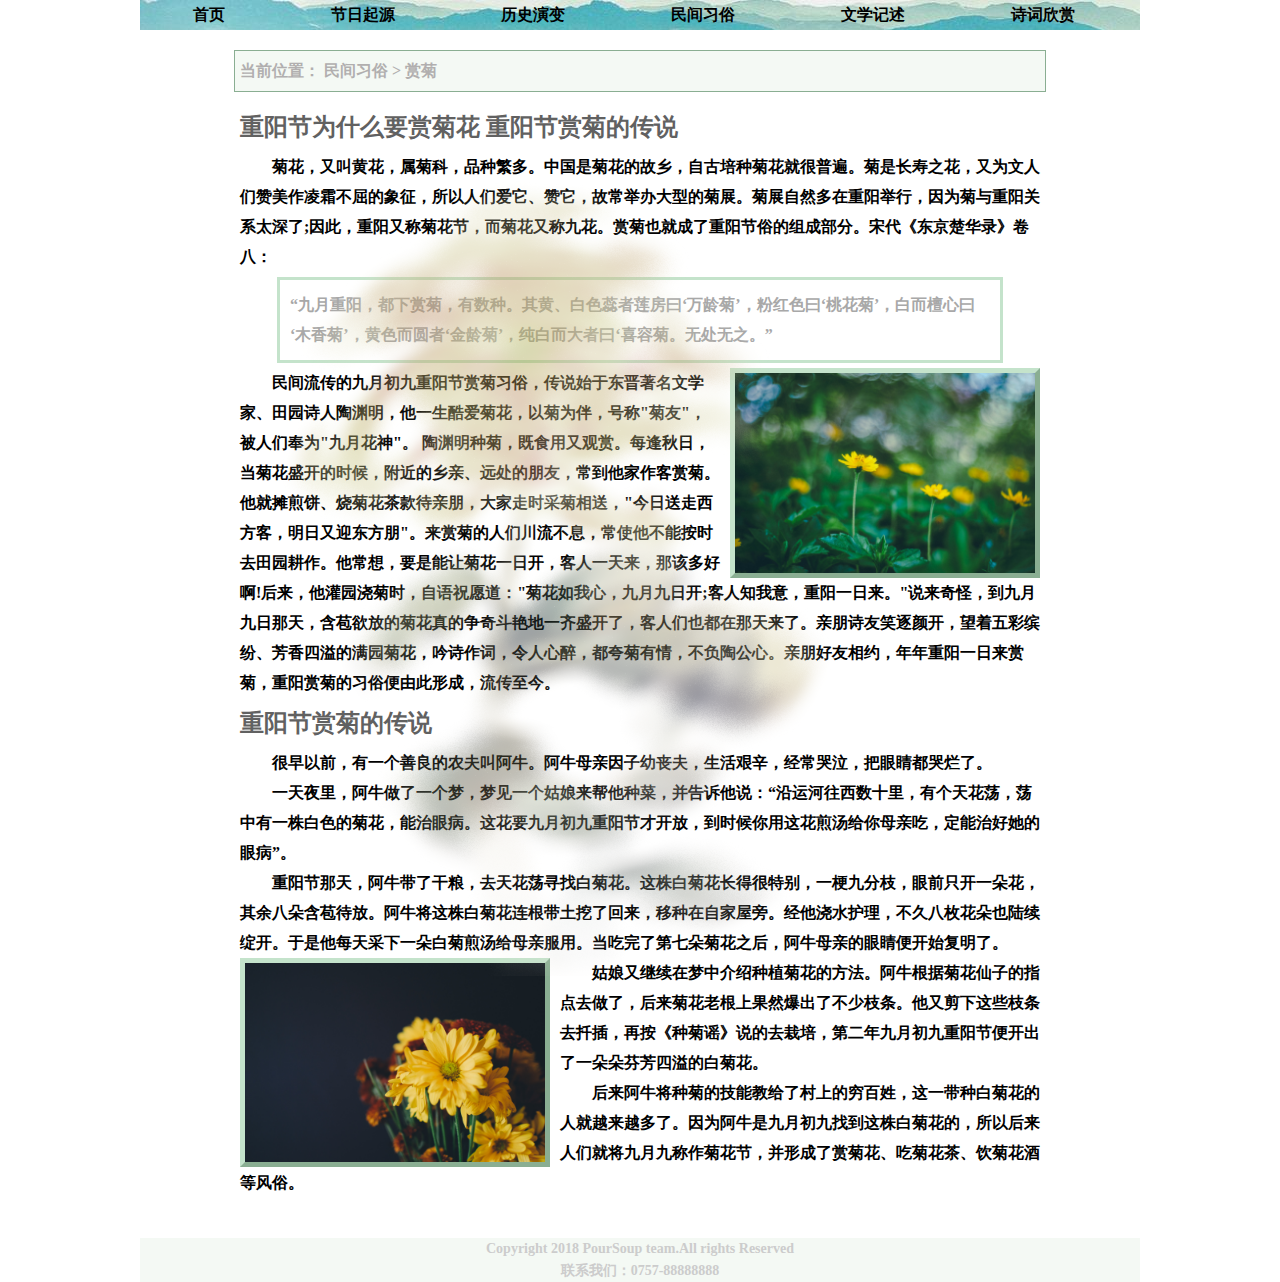
<file: rite/chrysanthemum.html>
<!DOCTYPE html>
<html lang="zh">

<head>
    <meta charset="UTF-8">
    <title>民间习俗-赏菊</title>
    <link rel="stylesheet" href="../css/base.css">
</head>

<body>
    <div class="header clearfix">
        <ul>
            <li><a href="../index.html">首页</a></li>
            <li><a href="../origin.html">节日起源</a></li>
            <li><a href="../history.html">历史演变</a></li>
            <li><a href="../rite.html">民间习俗</a></li>
            <li><a href="../literature.html">文学记述</a></li>
            <li><a href="../poem.html">诗词欣赏</a></li>
        </ul>
    </div>
    <div class="background">
        <img src="../img/chrysanthemum5.png" alt="菊花背景">
    </div>
    <div class="place main">
        当前位置：
        <a href="../rite.html">民间习俗</a>
        >
        <a href="chrysanthemum.html">赏菊</a>
    </div>
    <div class="main clearfix">
        <h2>重阳节为什么要赏菊花 重阳节赏菊的传说</h2>
        <p>菊花，又叫黄花，属菊科，品种繁多。中国是菊花的故乡，自古培种菊花就很普遍。菊是长寿之花，又为文人们赞美作凌霜不屈的象征，所以人们爱它、赞它，故常举办大型的菊展。菊展自然多在重阳举行，因为菊与重阳关系太深了;因此，重阳又称菊花节，而菊花又称九花。赏菊也就成了重阳节俗的组成部分。宋代《东京楚华录》卷八：</p>
        <blockquote>“九月重阳，都下赏菊，有数种。其黄、白色蕊者莲房曰‘万龄菊’，粉红色曰‘桃花菊’，白而檀心曰‘木香菊’，黄色而圆者‘金龄菊’，纯白而大者曰‘喜容菊。无处无之。”</blockquote>
        <img src="../img/chrysanthemum(2).jpg" alt="菊花" class="fr" width="300px" />
        <p>民间流传的九月初九重阳节赏菊习俗，传说始于东晋著名文学家、田园诗人陶渊明，他一生酷爱菊花，以菊为伴，号称"菊友"，被人们奉为"九月花神"。
            陶渊明种菊，既食用又观赏。每逢秋日，当菊花盛开的时候，附近的乡亲、远处的朋友，常到他家作客赏菊。他就摊煎饼、烧菊花茶款待亲朋，大家走时采菊相送，"今日送走西方客，明日又迎东方朋"。来赏菊的人们川流不息，常使他不能按时去田园耕作。他常想，要是能让菊花一日开，客人一天来，那该多好啊!后来，他灌园浇菊时，自语祝愿道："菊花如我心，九月九日开;客人知我意，重阳一日来。"说来奇怪，到九月九日那天，含苞欲放的菊花真的争奇斗艳地一齐盛开了，客人们也都在那天来了。亲朋诗友笑逐颜开，望着五彩缤纷、芳香四溢的满园菊花，吟诗作词，令人心醉，都夸菊有情，不负陶公心。亲朋好友相约，年年重阳一日来赏菊，重阳赏菊的习俗便由此形成，流传至今。</p>
        <h2>重阳节赏菊的传说</h2>
        <p>很早以前，有一个善良的农夫叫阿牛。阿牛母亲因子幼丧夫，生活艰辛，经常哭泣，把眼睛都哭烂了。</p>
        <p>一天夜里，阿牛做了一个梦，梦见一个姑娘来帮他种菜，并告诉他说：“沿运河往西数十里，有个天花荡，荡中有一株白色的菊花，能治眼病。这花要九月初九重阳节才开放，到时候你用这花煎汤给你母亲吃，定能治好她的眼病”。</p>
        <p>重阳节那天，阿牛带了干粮，去天花荡寻找白菊花。这株白菊花长得很特别，一梗九分枝，眼前只开一朵花，其余八朵含苞待放。阿牛将这株白菊花连根带土挖了回来，移种在自家屋旁。经他浇水护理，不久八枚花朵也陆续绽开。于是他每天采下一朵白菊煎汤给母亲服用。当吃完了第七朵菊花之后，阿牛母亲的眼睛便开始复明了。</p>
        <img src="../img/chrysanthemum.jpg" alt="菊花" class="fl" width="300px" />
        <p>姑娘又继续在梦中介绍种植菊花的方法。阿牛根据菊花仙子的指点去做了，后来菊花老根上果然爆出了不少枝条。他又剪下这些枝条去扦插，再按《种菊谣》说的去栽培，第二年九月初九重阳节便开出了一朵朵芬芳四溢的白菊花。</p>
        <p>后来阿牛将种菊的技能教给了村上的穷百姓，这一带种白菊花的人就越来越多了。因为阿牛是九月初九找到这株白菊花的，所以后来人们就将九月九称作菊花节，并形成了赏菊花、吃菊花茶、饮菊花酒等风俗。</p>

    </div>
    <div class="footer top" style="margin-top: 20px;">
        <span>Copyright 2018 PourSoup team.All rights Reserved</span><br>
        <span>联系我们：0757-88888888</span>
    </div>
</body>

</html>
</file>
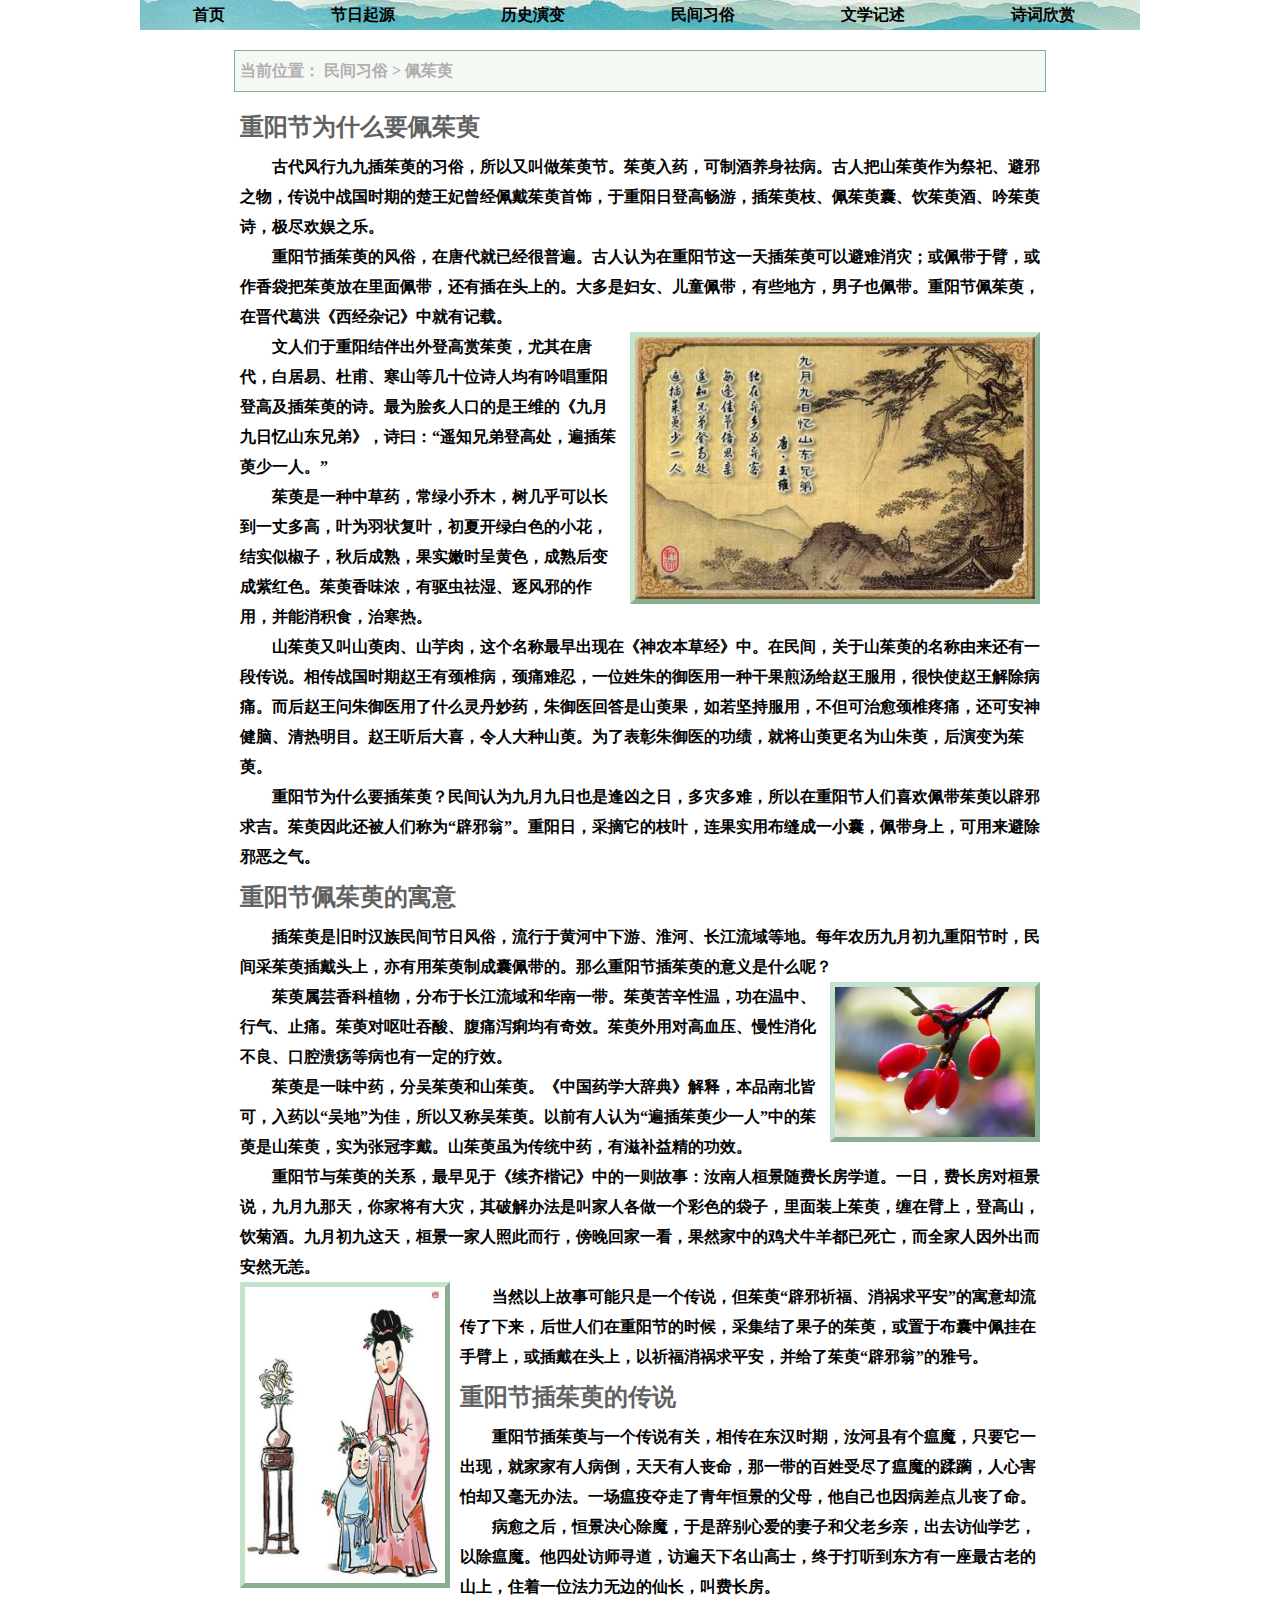
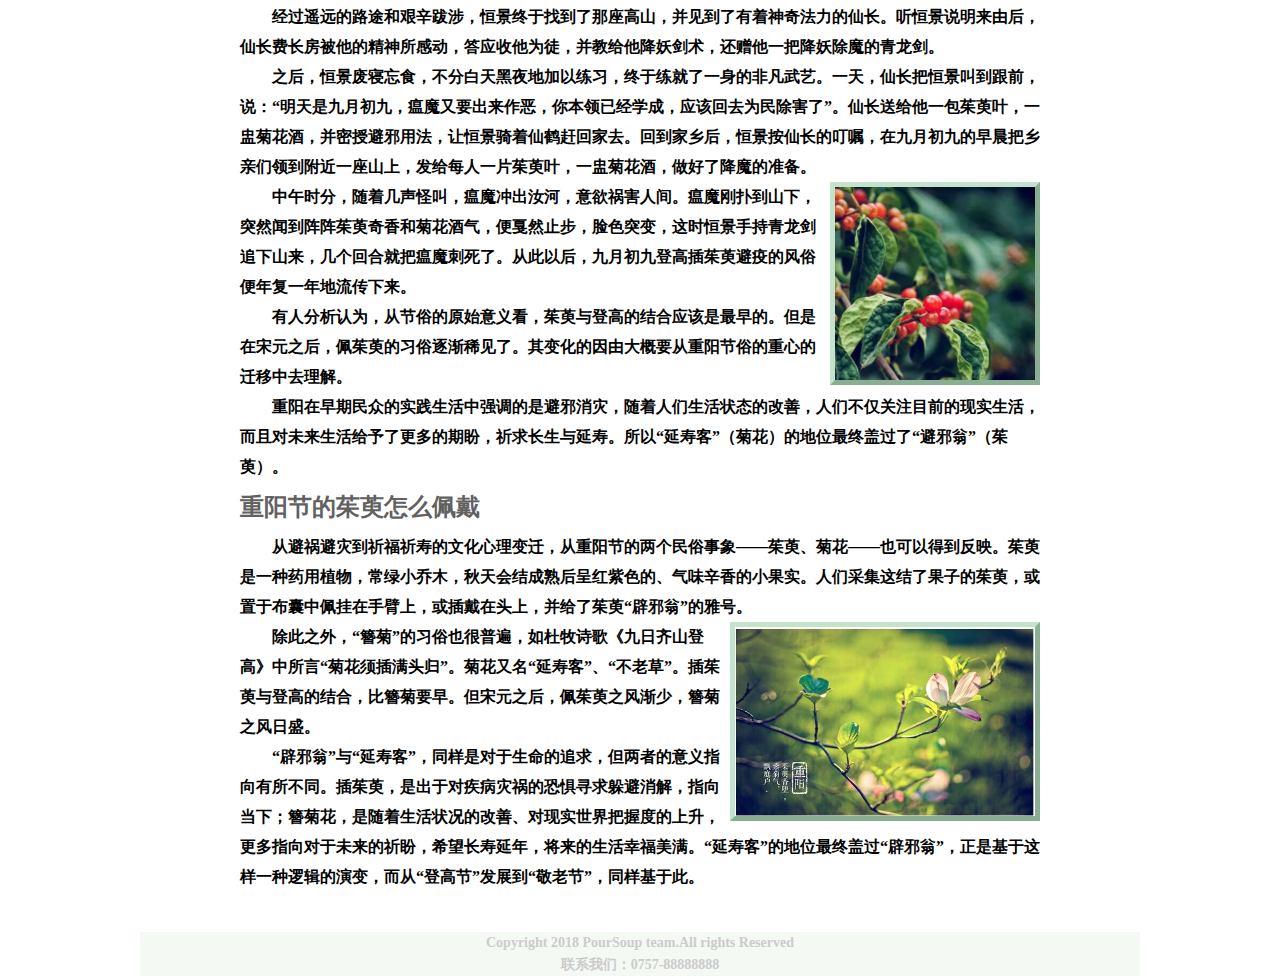
<file: rite/flower.html>
<!DOCTYPE html>
<html lang="zh">

<head>
    <meta charset="UTF-8">
    <title>民间习俗-佩茱萸</title>
    <link rel="stylesheet" href="../css/base.css">
</head>

<body>
    <div class="header clearfix">
        <ul>
            <li><a href="../index.html">首页</a></li>
            <li><a href="../origin.html">节日起源</a></li>
            <li><a href="../history.html">历史演变</a></li>
            <li><a href="../rite.html">民间习俗</a></li>
            <li><a href="../literature.html">文学记述</a></li>
            <li><a href="../poem.html">诗词欣赏</a></li>
        </ul>
    </div>
    <div class="place main">
        当前位置：
        <a href="../rite.html">民间习俗</a>
        >
        <a href="flower.html">佩茱萸</a>
    </div>
    <div class="main clearfix">
        <h2>重阳节为什么要佩茱萸</h2>
        <p>古代风行九九插茱萸的习俗，所以又叫做茱萸节。茱萸入药，可制酒养身祛病。古人把山茱萸作为祭祀、避邪之物，传说中战国时期的楚王妃曾经佩戴茱萸首饰，于重阳日登高畅游，插茱萸枝、佩茱萸囊、饮茱萸酒、吟茱萸诗，极尽欢娱之乐。</p>
        <p>重阳节插茱萸的风俗，在唐代就已经很普遍。古人认为在重阳节这一天插茱萸可以避难消灾；或佩带于臂，或作香袋把茱萸放在里面佩带，还有插在头上的。大多是妇女、儿童佩带，有些地方，男子也佩带。重阳节佩茱萸，在晋代葛洪《西经杂记》中就有记载。</p>
        <img src="../img/poem6.jpg" alt="九月九日忆山东兄弟" width="400px" class="fr" />
        <p>文人们于重阳结伴出外登高赏茱萸，尤其在唐代，白居易、杜甫、寒山等几十位诗人均有吟唱重阳登高及插茱萸的诗。最为脍炙人口的是王维的《九月九日忆山东兄弟》，诗曰：“遥知兄弟登高处，遍插茱萸少一人。”</p>
        <p>茱萸是一种中草药，常绿小乔木，树几乎可以长到一丈多高，叶为羽状复叶，初夏开绿白色的小花，结实似椒子，秋后成熟，果实嫩时呈黄色，成熟后变成紫红色。茱萸香味浓，有驱虫祛湿、逐风邪的作用，并能消积食，治寒热。</p>
        <p>山茱萸又叫山萸肉、山芋肉，这个名称最早出现在《神农本草经》中。在民间，关于山茱萸的名称由来还有一段传说。相传战国时期赵王有颈椎病，颈痛难忍，一位姓朱的御医用一种干果煎汤给赵王服用，很快使赵王解除病痛。而后赵王问朱御医用了什么灵丹妙药，朱御医回答是山萸果，如若坚持服用，不但可治愈颈椎疼痛，还可安神健脑、清热明目。赵王听后大喜，令人大种山萸。为了表彰朱御医的功绩，就将山萸更名为山朱萸，后演变为茱萸。</p>
        <p>重阳节为什么要插茱萸？民间认为九月九日也是逢凶之日，多灾多难，所以在重阳节人们喜欢佩带茱萸以辟邪求吉。茱萸因此还被人们称为“辟邪翁”。重阳日，采摘它的枝叶，连果实用布缝成一小囊，佩带身上，可用来避除邪恶之气。</p>
        <h2>重阳节佩茱萸的寓意</h2>
        <p>插茱萸是旧时汉族民间节日风俗，流行于黄河中下游、淮河、长江流域等地。每年农历九月初九重阳节时，民间采茱萸插戴头上，亦有用茱萸制成囊佩带的。那么重阳节插茱萸的意义是什么呢？</p>
        <img src="../img/flower.jpeg" alt="茱萸" class="fr" width="200px" />
        <p>茱萸属芸香科植物，分布于长江流域和华南一带。茱萸苦辛性温，功在温中、行气、止痛。茱萸对呕吐吞酸、腹痛泻痢均有奇效。茱萸外用对高血压、慢性消化不良、口腔溃疡等病也有一定的疗效。</p>
        <p>茱萸是一味中药，分吴茱萸和山茱萸。《中国药学大辞典》解释，本品南北皆可，入药以“吴地”为佳，所以又称吴茱萸。以前有人认为“遍插茱萸少一人”中的茱萸是山茱萸，实为张冠李戴。山茱萸虽为传统中药，有滋补益精的功效。</p>
        <p>重阳节与茱萸的关系，最早见于《续齐楷记》中的一则故事：汝南人桓景随费长房学道。一日，费长房对桓景说，九月九那天，你家将有大灾，其破解办法是叫家人各做一个彩色的袋子，里面装上茱萸，缠在臂上，登高山，饮菊酒。九月初九这天，桓景一家人照此而行，傍晚回家一看，果然家中的鸡犬牛羊都已死亡，而全家人因外出而安然无恙。</p>
        <img src="../img/flower3.jpg" alt="佩茱萸" class="fl" width="200px" />
        <p>当然以上故事可能只是一个传说，但茱萸“辟邪祈福、消祸求平安”的寓意却流传了下来，后世人们在重阳节的时候，采集结了果子的茱萸，或置于布囊中佩挂在手臂上，或插戴在头上，以祈福消祸求平安，并给了茱萸“辟邪翁”的雅号。</p>
        <h2>重阳节插茱萸的传说</h2>
        <p>重阳节插茱萸与一个传说有关，相传在东汉时期，汝河县有个瘟魔，只要它一出现，就家家有人病倒，天天有人丧命，那一带的百姓受尽了瘟魔的蹂躏，人心害怕却又毫无办法。一场瘟疫夺走了青年恒景的父母，他自己也因病差点儿丧了命。</p>
        <p>病愈之后，恒景决心除魔，于是辞别心爱的妻子和父老乡亲，出去访仙学艺，以除瘟魔。他四处访师寻道，访遍天下名山高士，终于打听到东方有一座最古老的山上，住着一位法力无边的仙长，叫费长房。</p>
        <p>经过遥远的路途和艰辛跋涉，恒景终于找到了那座高山，并见到了有着神奇法力的仙长。听恒景说明来由后，仙长费长房被他的精神所感动，答应收他为徒，并教给他降妖剑术，还赠他一把降妖除魔的青龙剑。</p>
        <p>之后，恒景废寝忘食，不分白天黑夜地加以练习，终于练就了一身的非凡武艺。一天，仙长把恒景叫到跟前，说：“明天是九月初九，瘟魔又要出来作恶，你本领已经学成，应该回去为民除害了”。仙长送给他一包茱萸叶，一盅菊花酒，并密授避邪用法，让恒景骑着仙鹤赶回家去。回到家乡后，恒景按仙长的叮嘱，在九月初九的早晨把乡亲们领到附近一座山上，发给每人一片茱萸叶，一盅菊花酒，做好了降魔的准备。</p>
        <img src="../img/flower(1).jpeg" alt="茱萸" class="fr" width="200px" />
        <p>中午时分，随着几声怪叫，瘟魔冲出汝河，意欲祸害人间。瘟魔刚扑到山下，突然闻到阵阵茱萸奇香和菊花酒气，便戛然止步，脸色突变，这时恒景手持青龙剑追下山来，几个回合就把瘟魔刺死了。从此以后，九月初九登高插茱萸避疫的风俗便年复一年地流传下来。</p>
        <p>有人分析认为，从节俗的原始意义看，茱萸与登高的结合应该是最早的。但是在宋元之后，佩茱萸的习俗逐渐稀见了。其变化的因由大概要从重阳节俗的重心的迁移中去理解。</p>
        <p>重阳在早期民众的实践生活中强调的是避邪消灾，随着人们生活状态的改善，人们不仅关注目前的现实生活，而且对未来生活给予了更多的期盼，祈求长生与延寿。所以“延寿客”（菊花）的地位最终盖过了“避邪翁”（茱萸）。</p>
        <h2>重阳节的茱萸怎么佩戴</h2>
        <p>从避祸避灾到祈福祈寿的文化心理变迁，从重阳节的两个民俗事象——茱萸、菊花——也可以得到反映。茱萸是一种药用植物，常绿小乔木，秋天会结成熟后呈红紫色的、气味辛香的小果实。人们采集这结了果子的茱萸，或置于布囊中佩挂在手臂上，或插戴在头上，并给了茱萸“辟邪翁”的雅号。</p>
        <img src="../img/flower.jpg" alt="茱萸" class="fr" width="300px" />
        <p>除此之外，“簪菊”的习俗也很普遍，如杜牧诗歌《九日齐山登高》中所言“菊花须插满头归”。菊花又名“延寿客”、“不老草”。插茱萸与登高的结合，比簪菊要早。但宋元之后，佩茱萸之风渐少，簪菊之风日盛。</p>
        <p>“辟邪翁”与“延寿客”，同样是对于生命的追求，但两者的意义指向有所不同。插茱萸，是出于对疾病灾祸的恐惧寻求躲避消解，指向当下；簪菊花，是随着生活状况的改善、对现实世界把握度的上升，更多指向对于未来的祈盼，希望长寿延年，将来的生活幸福美满。“延寿客”的地位最终盖过“辟邪翁”，正是基于这样一种逻辑的演变，而从“登高节”发展到“敬老节”，同样基于此。</p>
    </div>
    <div class="footer top" style="margin-top: 20px;">
        <span>Copyright 2018 PourSoup team.All rights Reserved</span><br>
        <span>联系我们：0757-88888888</span>
    </div>
</body>

</html>
</file>
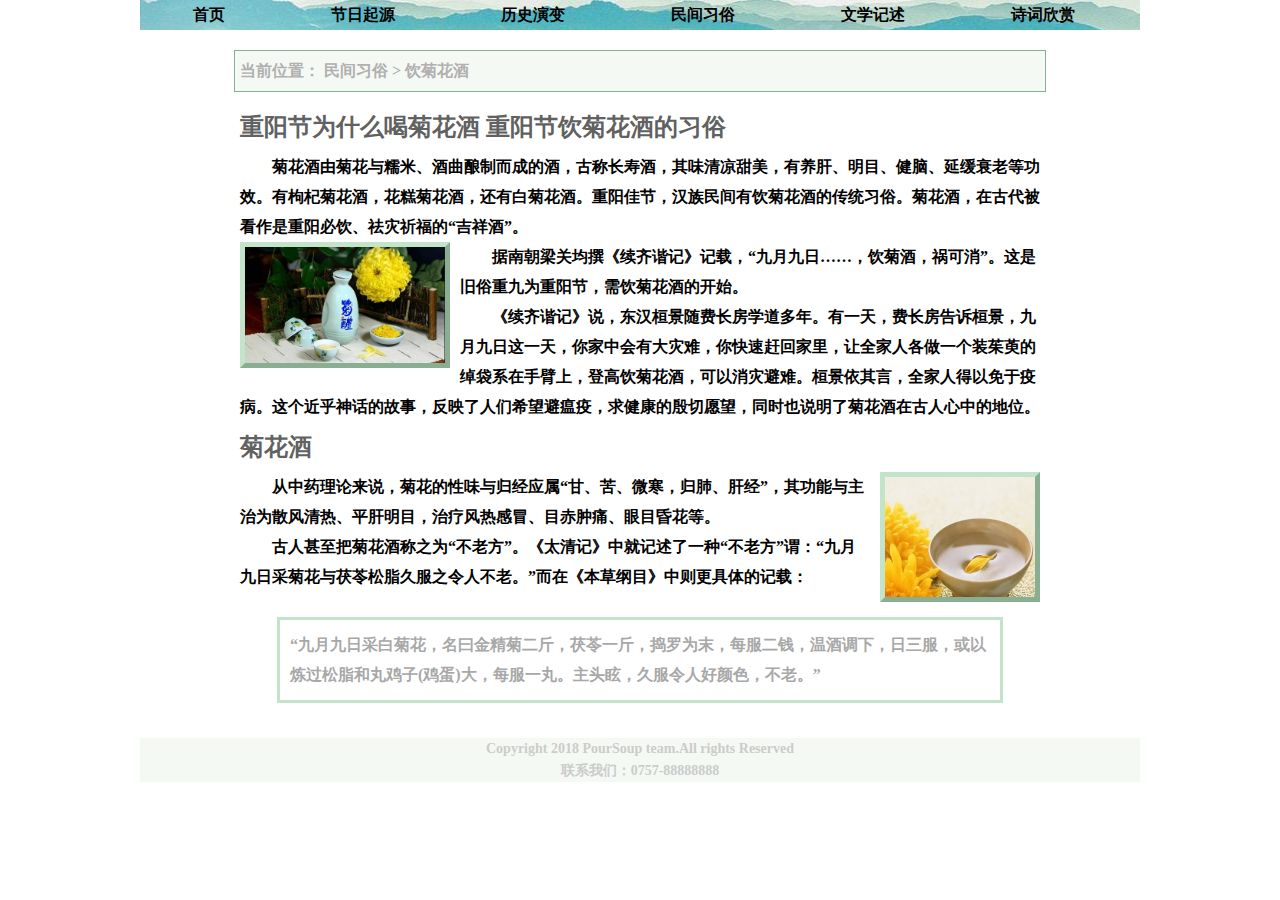
<file: rite/wine.html>
<!DOCTYPE html>
<html lang="zh">

<head>
    <meta charset="UTF-8">
    <title>民间习俗-饮菊花酒</title>
    <link rel="stylesheet" href="../css/base.css">
</head>

<body>
    <div class="header clearfix fixed">
        <ul>
            <li><a href="../index.html">首页</a></li>
            <li><a href="../origin.html">节日起源</a></li>
            <li><a href="../history.html">历史演变</a></li>
            <li><a href="../rite.html">民间习俗</a></li>
            <li><a href="../literature.html">文学记述</a></li>
            <li><a href="../poem.html">诗词欣赏</a></li>
        </ul>
    </div>
    <div class="place main">
        当前位置：
        <a href="../rite.html">民间习俗</a>
        >
        <a href="wine.html">饮菊花酒</a>
    </div>
    <div class="main clearfix">
        <h2>重阳节为什么喝菊花酒 重阳节饮菊花酒的习俗</h2>
        <p>菊花酒由菊花与糯米、酒曲酿制而成的酒，古称长寿酒，其味清凉甜美，有养肝、明目、健脑、延缓衰老等功效。有枸杞菊花酒，花糕菊花酒，还有白菊花酒。重阳佳节，汉族民间有饮菊花酒的传统习俗。菊花酒，在古代被看作是重阳必饮、祛灾祈福的“吉祥酒”。</p>
        <img src="../img/wine(1).jpg" alt="菊花酒" class="fl" width="200px" />
        <p>据南朝梁关均撰《续齐谐记》记载，“九月九日……，饮菊酒，祸可消”。这是旧俗重九为重阳节，需饮菊花酒的开始。</p>
        <p>《续齐谐记》说，东汉桓景随费长房学道多年。有一天，费长房告诉桓景，九月九日这一天，你家中会有大灾难，你快速赶回家里，让全家人各做一个装茱萸的绰袋系在手臂上，登高饮菊花酒，可以消灾避难。桓景依其言，全家人得以免于疫病。这个近乎神话的故事，反映了人们希望避瘟疫，求健康的殷切愿望，同时也说明了菊花酒在古人心中的地位。</p>
        <h2>菊花酒</h2>
        <img src="../img/wine.jpeg" alt="菊花酒" class="fr" width="150px ">
        <p>从中药理论来说，菊花的性味与归经应属“甘、苦、微寒，归肺、肝经”，其功能与主治为散风清热、平肝明目，治疗风热感冒、目赤肿痛、眼目昏花等。</p>
        <p>古人甚至把菊花酒称之为“不老方”。《太清记》中就记述了一种“不老方”谓：“九月九日采菊花与茯苓松脂久服之令人不老。”而在《本草纲目》中则更具体的记载：</p>
        <blockquote class="top">“九月九日采白菊花，名曰金精菊二斤，茯苓一斤，捣罗为末，每服二钱，温酒调下，日三服，或以炼过松脂和丸鸡子(鸡蛋)大，每服一丸。主头眩，久服令人好颜色，不老。”</blockquote>
    </div>

    <div class="footer top" style="margin-top: 30px;">
        <span>Copyright 2018 PourSoup team.All rights Reserved</span><br>
        <span>联系我们：0757-88888888</span>
    </div>
</body>

</html>
</file>
<file: css/base.css>
* {
    margin: 0;
    padding: 0;
}

body {
    font-family: KaiTi, 'Microsoft YaHei', '宋体', serif;
    font-weight: 900;
    width: 1000px;
    margin: 0 auto;
}

a {
    text-decoration: none;
}

li {
    list-style: none;
}

h2 {
    margin: 10px 0;
    color: #616161;
}

h3 {
    font-size: 20px;
    margin: 20px 0 0;
    color: #8aae92;
}

img {
    border-top: 5px solid #c4e3cb;
    border-right: 5px solid #8aae92;
    border-bottom: 5px solid #8aae92;
    border-left: 5px solid #c4e3cb;
}

blockquote {
    width: 700px;
    margin: 5px auto;
    padding: 10px;
    color: rgb(168, 168, 168);
    border: 3px solid #c4e3cb;
}

.clearfix::after {
    display: block;
    visibility: hidden;
    clear: both;
    height: 0;
    content: '';
}

.fl {
    float: left;
    margin-right: 10px;
}

.fr {
    float: right;
    margin-left: 10px;
}

.top {
    position: relative;
    top: 20px;
}

.color {
    color: #8aae92;
}

.header {
    width: 1000px;
    height: 30px;
    background: url(../img/header2.jpg) no-repeat top left;
}

.header ul li {
    float: left;
}

.header ul li a {
    line-height: 30px;
    display: inline-block;
    height: 30px;
    margin: 0 43px;
    padding: 0 10px;
    color: #000;
    border-radius: 0 0 5px 5px;
}

.header ul li a:hover {
    position: relative;
    z-index: 1;
    color: #c4e3cb;
    border-radius: 0 0 5px 5px;
    background-color: #8aae92;
    box-shadow: 0 3px 10px #ccc;
    text-shadow: 0 5px 5px #616161;
}

.place {
    padding: 5px;
    color: #b1afaf;
    border: 1px solid #8aae92;
    background-color: #f4f9f4;
}

.place a {
    color: #b1afaf;
}

.main {
    line-height: 30px;
    width: 800px;
    margin: 20px auto 0;
}

.main p {
    line-height: 30px;
    text-indent: 2em;
}

.container {
    width: 800px;
    margin: 10px auto;
}

.waterfall {
    font-size: 14px;
    text-align: center;
    -moz-column-count: 3;
    /* Firefox */
    -webkit-column-count: 3;
    /* Safari 和 Chrome */
    column-count: 3;
    -moz-column-gap: 1em;
    -webkit-column-gap: 1em;
    column-gap: 1em;
}

.item {
    margin: 0 0 1em 0;
    padding: 1em;
    -moz-column-break-inside: avoid;
    -webkit-column-break-inside: avoid;
    break-inside: avoid;
}

.item img {
    width: 100%;
    margin-bottom: 10px;
}

.background {
    position: absolute;
    width: 635px;
    margin: 100px;
}

.background img {
    border: 0;
}

.center {
    font-family: 'Microsoft YaHei';
    font-size: 12px;
    font-weight: normal;
    line-height: 14px;
    width: 400px;
    margin: 5px auto 20px;
    text-align: center;
    letter-spacing: 5px;
    color: rgb(182, 182, 182);
}

.banner {
    position: relative;
    height: 200px;
}

.hide {
    position: absolute;
    top: 0;
    left: 0;
    display: none;
    width: 100%;
    height: 100%;
    background-color: rgba(196, 227, 203, .9);
}

.banner:hover .hide {
    display: block;
}

.hide h2 {
    font-size: 48px;
    line-height: 200px;
    text-align: center;
}

.hide a {
    display: inline-block;
    width: 800px;
    color: #616161;
}

.footer {
    font-size: 14px;
    line-height: 22px;
    text-align: center;
    color: #ccc;
    background-color: #f4f9f4;
}
</file>
<file: css/index.css>
img {
    border: 0;
}

.position {
    position: relative;
}

.couplet-left {
    position: absolute;
    top: 45px;
}

.couplet-right {
    position: absolute;
    top: 45px;
    right: 0;
}
.time{
    position: absolute;
    right: 90px;
    top: 450px;
    color: #8aae92;
}
.presentation {
    line-height: 26px;
    position: absolute;
    top: 250px;
    left: 170px;
    width: 200px;
}

.main {
    z-index: 0;
    width: 600px;
    margin: 0 auto;
}
</file>
